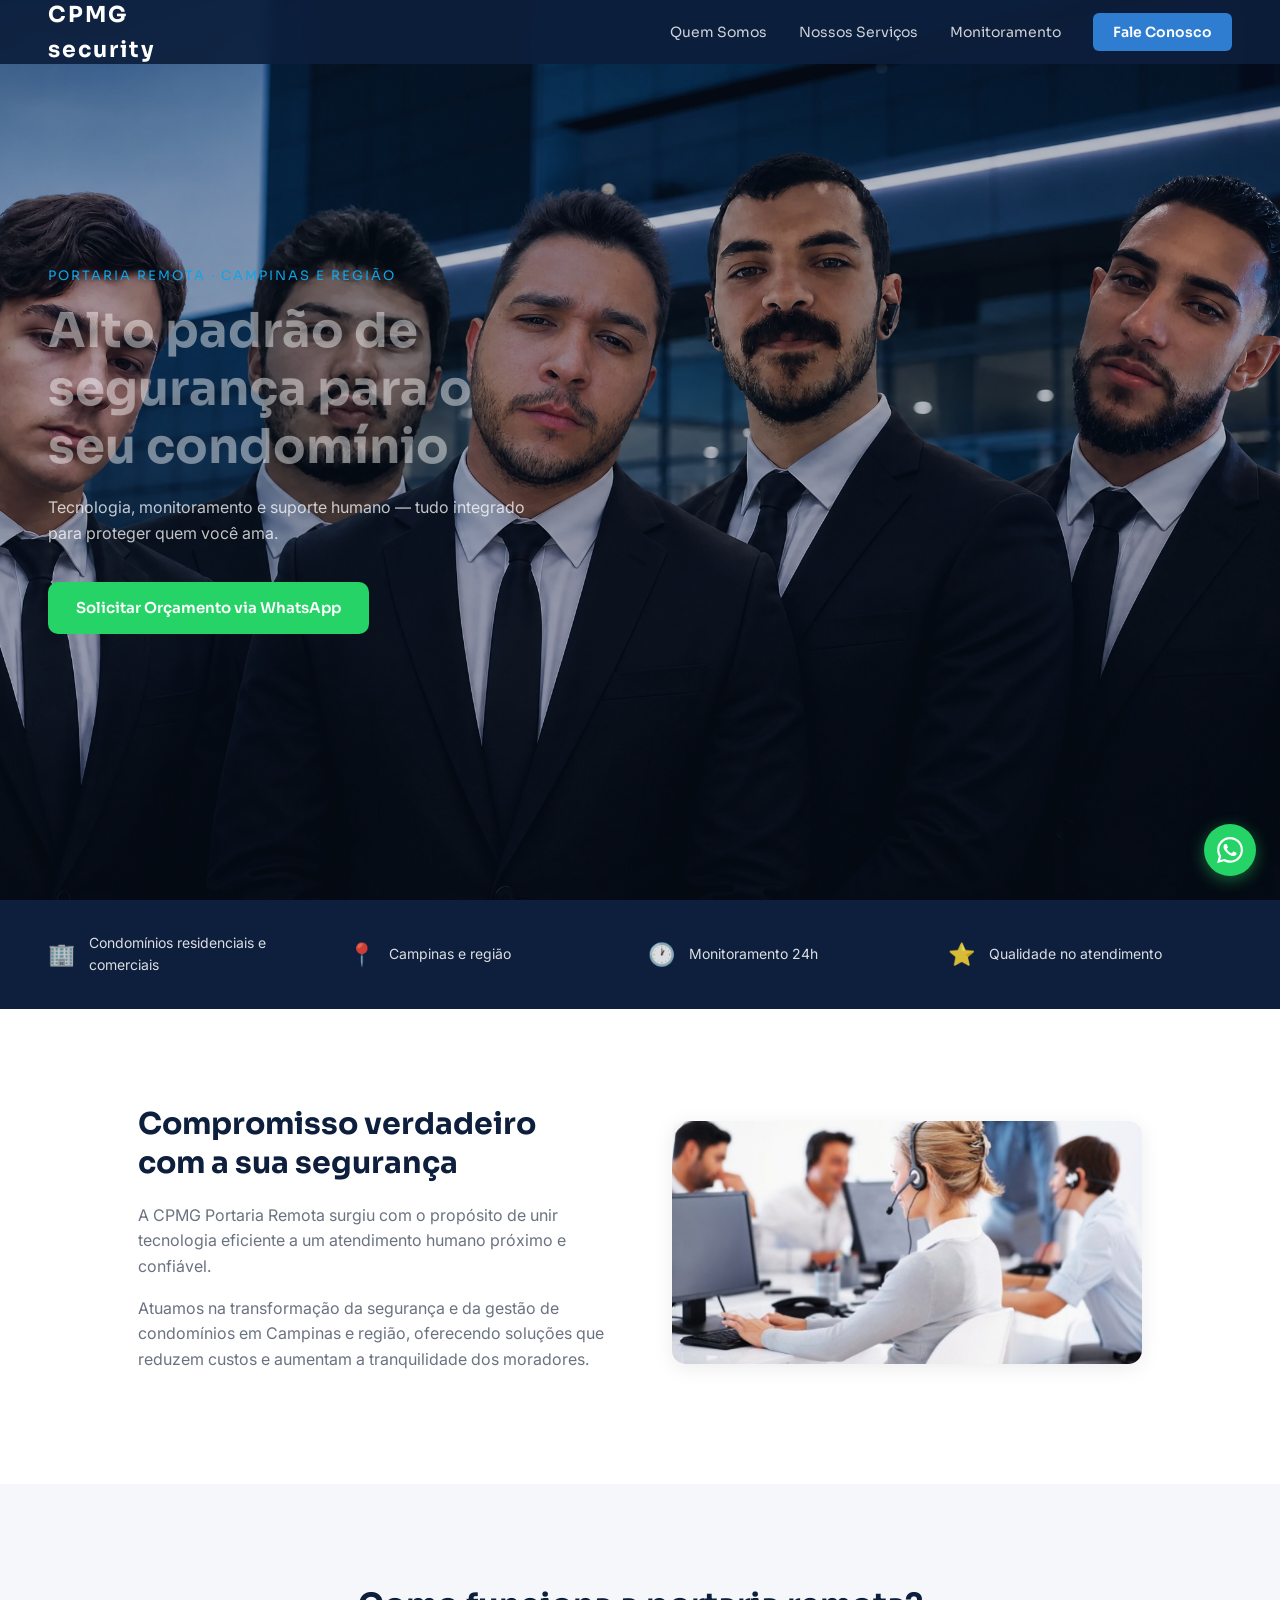
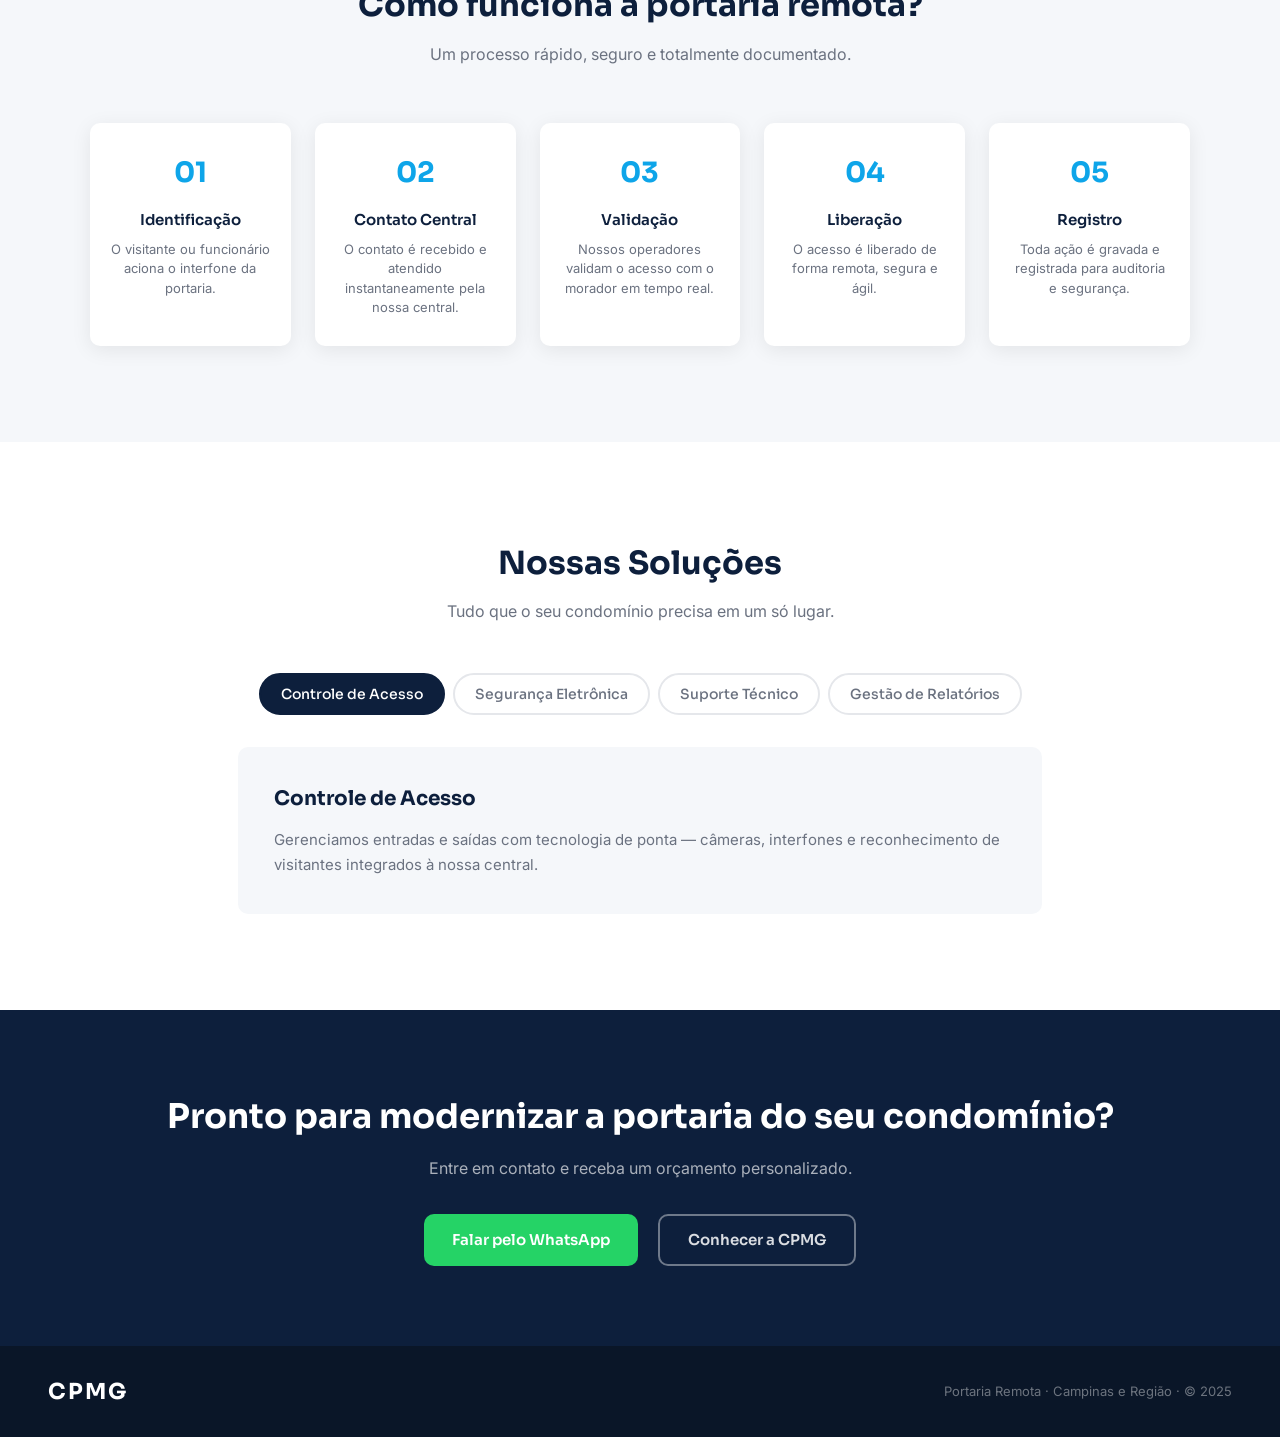
<file: index.html>
<!DOCTYPE html>
<html lang="pt-br">
<head>
  <meta charset="UTF-8">
  <meta name="viewport" content="width=device-width, initial-scale=1.0">
  <title>CPMG — Portaria Remota</title>
  <link rel="preconnect" href="https://fonts.googleapis.com">
  <link href="https://fonts.googleapis.com/css2?family=Sora:wght@300;400;600;700&family=Inter:wght@400;500&display=swap" rel="stylesheet">
  <link rel="stylesheet" href="style.css">
</head>
<body>

  
  <nav class="navbar">
    <span class="nav-logo">CPMG <h4>security</h4></span>
    <div class="nav-links">
      <a href="quem.somos.html">Quem Somos</a>
      <a href="servicos.html">Nossos Serviços</a>
      <a href="monitoramento.html">Monitoramento</a>
      <a href="contato.html" class="nav-cta">Fale Conosco</a>
    </div>
  </nav>

  
  <section class="hero">
    <div class="hero-overlay"></div>
    <img src="grupo_seguranca_completo.png" alt="Portaria Remota" class="hero-img">
    <div class="hero-content">
      <p class="hero-tag">Portaria Remota · Campinas e Região</p>
      <h1>Alto padrão de segurança para o seu condomínio</h1>
      <p class="hero-sub">Tecnologia, monitoramento e suporte humano — tudo integrado para proteger quem você ama.</p>
      <a href="contato.html" class="btn-primary">Solicitar Orçamento via WhatsApp</a>
      
    </div>
  </section>

  
  <section class="highlights">
    <div class="highlight-item">
      <span class="hi-icon">🏢</span>
      <p>Condomínios residenciais e comerciais</p>
    </div>
    <div class="highlight-item">
      <span class="hi-icon">📍</span>
      <p>Campinas e região</p>
    </div>
    <div class="highlight-item">
      <span class="hi-icon">🕐</span>
      <p>Monitoramento 24h</p>
    </div>
    <div class="highlight-item">
      <span class="hi-icon">⭐</span>
      <p>Qualidade no atendimento</p>
    </div>
  </section>

  <!-- SOBRE -->
  <section class="about">
    <div class="about-text">
      <h2>Compromisso verdadeiro com a sua segurança</h2>
      <p>A CPMG Portaria Remota surgiu com o propósito de unir tecnologia eficiente a um atendimento humano próximo e confiável.</p>
      <p>Atuamos na transformação da segurança e da gestão de condomínios em Campinas e região, oferecendo soluções que reduzem custos e aumentam a tranquilidade dos moradores.</p>
    </div>
    <div class="about-img">
      <img src="img3.jpg" alt="Portaria">
    </div>
  </section>

  <!-- COMO FUNCIONA -->
  <section class="how-it-works">
    <div class="section-header">
      <h2>Como funciona a portaria remota?</h2>
      <p>Um processo rápido, seguro e totalmente documentado.</p>
    </div>
    <div class="steps">
      <div class="step">
        <div class="step-num">01</div>
        <h3>Identificação</h3>
        <p>O visitante ou funcionário aciona o interfone da portaria.</p>
      </div>
      <div class="step">
        <div class="step-num">02</div>
        <h3>Contato Central</h3>
        <p>O contato é recebido e atendido instantaneamente pela nossa central.</p>
      </div>
      <div class="step">
        <div class="step-num">03</div>
        <h3>Validação</h3>
        <p>Nossos operadores validam o acesso com o morador em tempo real.</p>
      </div>
      <div class="step">
        <div class="step-num">04</div>
        <h3>Liberação</h3>
        <p>O acesso é liberado de forma remota, segura e ágil.</p>
      </div>
      <div class="step">
        <div class="step-num">05</div>
        <h3>Registro</h3>
        <p>Toda ação é gravada e registrada para auditoria e segurança.</p>
      </div>
    </div>
  </section>

  <!-- SERVIÇOS -->
  <section class="services">
    <div class="section-header">
      <h2>Nossas Soluções</h2>
      <p>Tudo que o seu condomínio precisa em um só lugar.</p>
    </div>
    <div class="service-tabs">
      <button class="tab active" data-tab="controle">Controle de Acesso</button>
      <button class="tab" data-tab="seguranca">Segurança Eletrônica</button>
      <button class="tab" data-tab="suporte">Suporte Técnico</button>
      <button class="tab" data-tab="gestao">Gestão de Relatórios</button>
    </div>
    <div class="tab-content">
      <div class="tab-panel active" id="controle">
        <h3>Controle de Acesso</h3>
        <p>Gerenciamos entradas e saídas com tecnologia de ponta — câmeras, interfones e reconhecimento de visitantes integrados à nossa central.</p>
      </div>
      <div class="tab-panel" id="seguranca">
        <h3>Segurança Eletrônica</h3>
        <p>Instalação e monitoramento de câmeras, alarmes e sensores com cobertura completa do condomínio.</p>
      </div>
      <div class="tab-panel" id="suporte">
        <h3>Suporte Técnico</h3>
        <p>Equipe técnica disponível para manutenção e atendimento de equipamentos, garantindo continuidade total dos serviços.</p>
      </div>
      <div class="tab-panel" id="gestao">
        <h3>Gestão de Relatórios</h3>
        <p>Relatórios detalhados de acessos, ocorrências e movimentações — transparência total para síndicos e administradoras.</p>
      </div>
    </div>
  </section>

  <!-- CTA -->
  <section class="cta-section">
    <h2>Pronto para modernizar a portaria do seu condomínio?</h2>
    <p>Entre em contato e receba um orçamento personalizado.</p>
    <a href="contato.html" class="btn-primary">Falar pelo WhatsApp</a>
    <a href="quem.somos.html" class="btn-outline">Conhecer a CPMG</a>
  </section>

  <!-- FOOTER -->
  <footer class="footer">
    <span class="nav-logo">CPMG</span>
    <p>Portaria Remota · Campinas e Região · © 2025</p>
  </footer>

  <!-- WhatsApp fixo -->
  <a href="contato.html" class="whatsapp-fab" title="WhatsApp">
    <svg xmlns="http://www.w3.org/2000/svg" viewBox="0 0 24 24" fill="currentColor" width="26" height="26">
      <path d="M17.472 14.382c-.297-.149-1.758-.867-2.03-.967-.273-.099-.471-.148-.67.15-.197.297-.767.966-.94 1.164-.173.199-.347.223-.644.075-.297-.15-1.255-.463-2.39-1.475-.883-.788-1.48-1.761-1.653-2.059-.173-.297-.018-.458.13-.606.134-.133.298-.347.446-.52.149-.174.198-.298.298-.497.099-.198.05-.371-.025-.52-.075-.149-.669-1.612-.916-2.207-.242-.579-.487-.5-.669-.51-.173-.008-.371-.01-.57-.01-.198 0-.52.074-.792.372-.272.297-1.04 1.016-1.04 2.479 0 1.462 1.065 2.875 1.213 3.074.149.198 2.096 3.2 5.077 4.487.709.306 1.262.489 1.694.625.712.227 1.36.195 1.871.118.571-.085 1.758-.719 2.006-1.413.248-.694.248-1.289.173-1.413-.074-.124-.272-.198-.57-.347m-5.421 7.403h-.004a9.87 9.87 0 01-5.031-1.378l-.361-.214-3.741.982.998-3.648-.235-.374a9.86 9.86 0 01-1.51-5.26c.001-5.45 4.436-9.884 9.888-9.884 2.64 0 5.122 1.03 6.988 2.898a9.825 9.825 0 012.893 6.994c-.003 5.45-4.437 9.884-9.885 9.884m8.413-18.297A11.815 11.815 0 0012.05 0C5.495 0 .16 5.335.157 11.892c0 2.096.547 4.142 1.588 5.945L.057 24l6.305-1.654a11.882 11.882 0 005.683 1.448h.005c6.554 0 11.89-5.335 11.893-11.893a11.821 11.821 0 00-3.48-8.413z"/>
    </svg>
  </a>

  <script src="arquivo.js"></script>
</body>
</html>
</file>
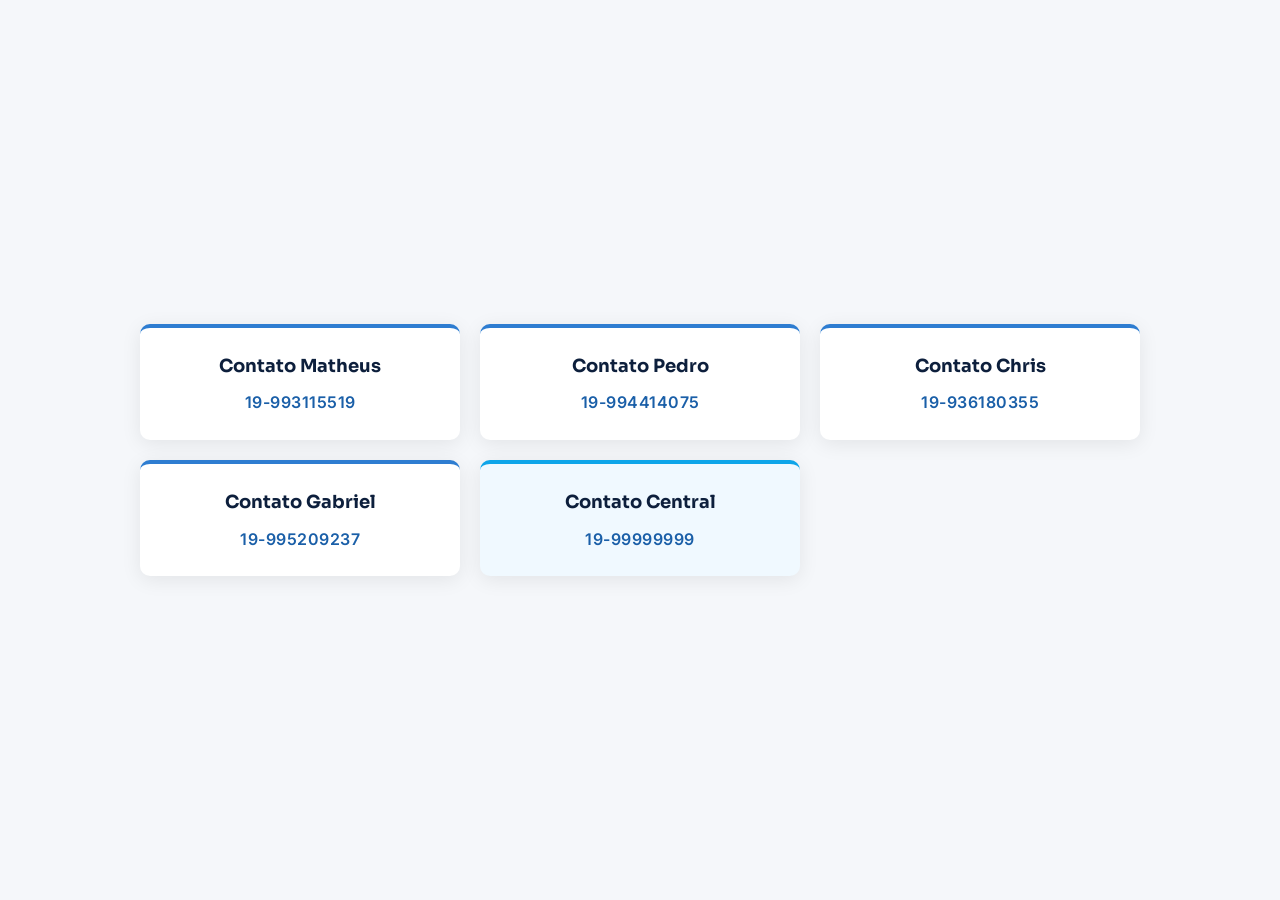
<file: contato.html>
<!DOCTYPE html>
<html lang="pt-br">
<head>
    <meta charset="UTF-8">
    <meta name="viewport" content="width=device-width, initial-scale=1.0">
    <title>Contato — CPMG</title>
    <link rel="preconnect" href="https://fonts.googleapis.com">
    <link href="https://fonts.googleapis.com/css2?family=Sora:wght@600;700&family=Inter:wght@400;600&display=swap" rel="stylesheet">
    <link rel="stylesheet" href="style.css">
    <link rel="stylesheet" href="css/contato.css">
</head>
<body>
<div class="contatos">

 <div class="matheus">
    <h3>Contato Matheus</h3> 
    <p>19-993115519</p>
</div>

<div class="pedro">
    <h3>Contato Pedro</h3> 
    <p>19-994414075</p>
</div>

<div class="chris">
    <h3>Contato Chris</h3>
    <p>19-936180355</p>
</div>

<div class="gabriel">
    <h3>Contato Gabriel</h3>
    <p>19-995209237</p>
</div>
<div class="central">
    <h3 >Contato Central</h3>
    <p>19-99999999</p>
</div>

<figure></figure>

</div>



    
</body>
</html>
</file>
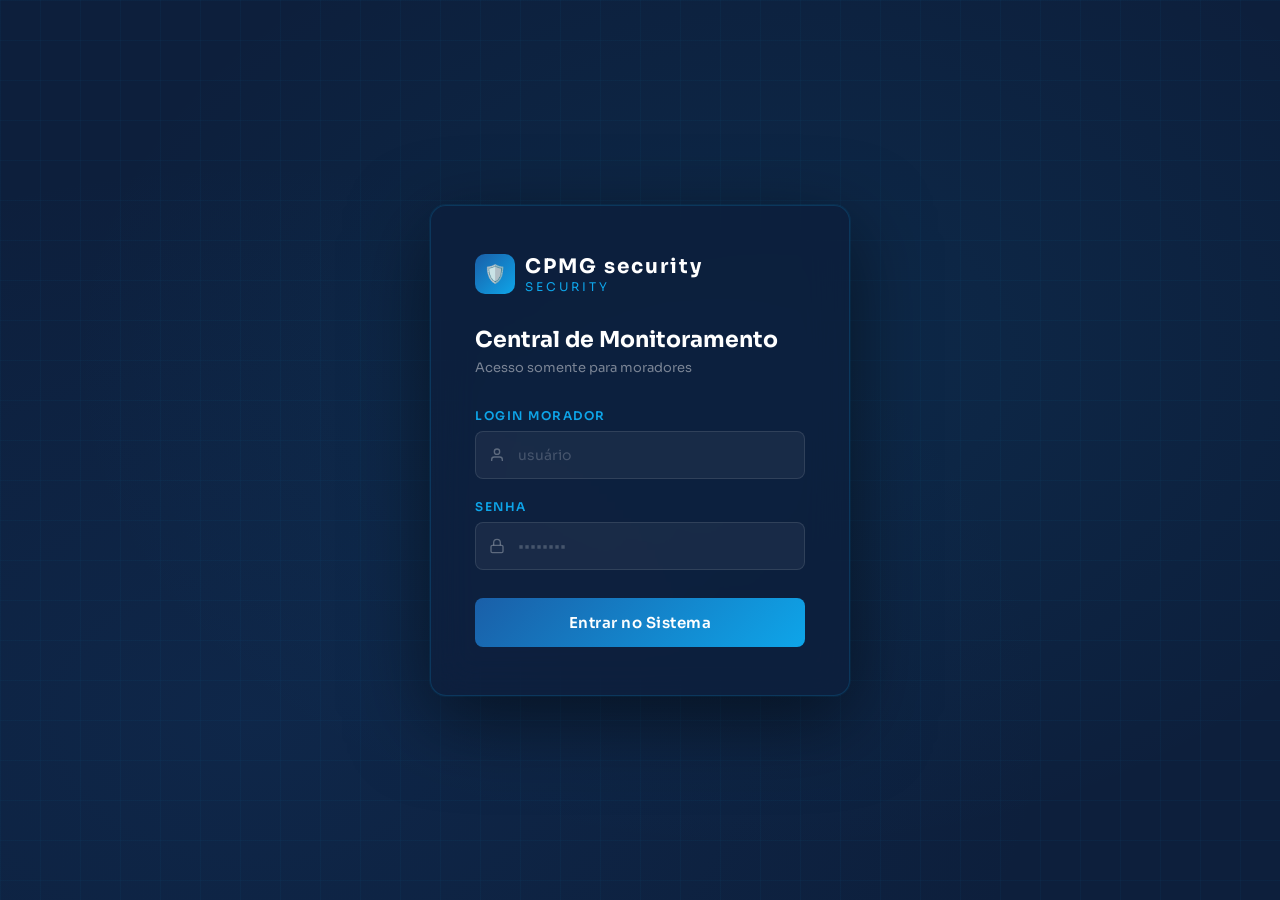
<file: monitoramento.html>
<!DOCTYPE html>
<html lang="pt-br">
<head>
  <meta charset="UTF-8">
  <meta name="viewport" content="width=device-width, initial-scale=1.0">
  <title>CPMG — Central de Monitoramento</title>
  <link rel="preconnect" href="https://fonts.googleapis.com">
  <link href="https://fonts.googleapis.com/css2?family=Sora:wght@300;400;600;700&family=Share+Tech+Mono&display=swap" rel="stylesheet">
  <link rel="stylesheet" href="css/monitoramento.css">
</head>
<body>

  <!-- ==================== LOGIN ==================== -->
  <div id="login-screen">
    <div class="login-bg"></div>
    <div class="login-grid"></div>

    <div class="login-card">
      <div class="login-logo">
        <div class="login-logo-icon">🛡️</div>
        <div class="login-logo-text">
          CPMG security
          <span>security</span>
        </div>
      </div>

      <h2 class="login-title">Central de Monitoramento</h2>
      <p class="login-sub">Acesso somente para moradores</p>

      <label class="login-label" for="inp-user">login morador</label>
      <div class="login-input-wrap">
        <svg xmlns="http://www.w3.org/2000/svg" viewBox="0 0 24 24" fill="none" stroke="currentColor" stroke-width="2">
          <path d="M20 21v-2a4 4 0 0 0-4-4H8a4 4 0 0 0-4 4v2"/>
          <circle cx="12" cy="7" r="4"/>
        </svg>
        <input type="text" class="login-input" id="inp-user" placeholder="usuário" autocomplete="off">
      </div>

      <label class="login-label" for="inp-pass">Senha</label>
      <div class="login-input-wrap">
        <svg xmlns="http://www.w3.org/2000/svg" viewBox="0 0 24 24" fill="none" stroke="currentColor" stroke-width="2">
          <rect x="3" y="11" width="18" height="11" rx="2"/>
          <path d="M7 11V7a5 5 0 0 1 10 0v4"/>
        </svg>
        <input type="password" class="login-input" id="inp-pass" placeholder="••••••••" autocomplete="off">
      </div>

      <button class="login-btn" onclick="fazerLogin()">Entrar no Sistema</button>

      <div class="login-error" id="login-error">
        ⚠️ Usuário ou senha incorretos. Tente novamente.
      </div>
    </div>
  </div>

  <!-- ==================== PAINEL DE MONITORAMENTO ==================== -->
  <div id="monitor-screen">

    <header class="monitor-header">
      <div class="mh-left">
        <div class="mh-logo">CPMG <span>security</span></div>
        <div class="mh-divider"></div>
        <span class="mh-tag">Central de Monitoramento — 25 câmeras</span>
      </div>
      <div class="mh-right">
        <div class="live-badge">
          <div class="live-dot"></div>
          AO VIVO
        </div>
        <div class="clock" id="clock">00:00:00</div>
        <button class="logout-btn" onclick="fazerLogout()">Sair</button>
      </div>
    </header>

    <div class="monitor-body">

      <!-- Grade 5x5 de câmeras -->
      <div class="cam-grid-area">
        <div class="cam-grid" id="cam-grid"></div>
      </div>

      <!-- Sidebar de status -->
      <aside class="monitor-sidebar">

        <div class="sidebar-section">
          <h4>Status</h4>
          <div class="stat-row">
            <span class="stat-label">Online</span>
            <span class="stat-value green">24</span>
          </div>
          <div class="stat-row">
            <span class="stat-label">Offline</span>
            <span class="stat-value red">1</span>
          </div>
          <div class="stat-row">
            <span class="stat-label">Alertas</span>
            <span class="stat-value orange">2</span>
          </div>
          <div class="stat-row">
            <span class="stat-label">Gravando</span>
            <span class="stat-value green">24</span>
          </div>
        </div>

        <div class="sidebar-section">
          <h4>Eventos Recentes</h4>
          <div class="event-log" id="event-log">
            <div class="event-item warn">
              <span class="event-time">agora</span>
              <span class="event-text">Câm. 07 — Movimento detectado</span>
            </div>
            <div class="event-item warn">
              <span class="event-time">2:00</span>
              <span class="event-text">Câm. 12 — Pessoa identificada</span>
            </div>
            <div class="event-item ok">
              <span class="event-time">4:00</span>
              <span class="event-text">Acesso liberado — Portaria</span>
            </div>
            <div class="event-item info">
              <span class="event-time">6:00</span>
              <span class="event-text">Sistema — Backup iniciado</span>
            </div>
            <div class="event-item ok">
              <span class="event-time">8:00</span>
              <span class="event-text">Ronda virtual concluída</span>
            </div>
          </div>
        </div>

        <!-- Botão de emergência -->
        <div class="emergency-area">
          <div class="emergency-area-divider"></div>
          <button class="emergency-btn" onclick="abrirEmergencia()">
            🚨 EMERGÊNCIA
          </button>
        </div>

      </aside>
    </div>
  </div>

  <!-- ==================== MODAL EMERGÊNCIA ==================== -->
  <div id="emergency-modal">
    <div class="em-card">
      <span class="em-icon">🚨</span>
      <h3 class="em-title">Acionar Emergência?</h3>
      <p class="em-sub" id="em-sub-text">
        A central será alertada imediatamente.<br>
        Use apenas em situações reais de risco.
      </p>

      <div class="em-sending" id="em-sending">
        <div class="em-spinner"></div>
        Enviando alerta para a central…
      </div>

      <div class="em-sent" id="em-sent">
        <span class="em-sent-icon">✅</span>
        <span class="em-sent-text">Central notificada com sucesso!</span>
      </div>

      <div class="em-actions" id="em-actions">
        <button class="em-cancel" onclick="fecharEmergencia()">Cancelar</button>
        <button class="em-confirm" onclick="confirmarEmergencia()">Confirmar Alerta</button>
      </div>
    </div>
  </div>

  <!-- ==================== CÂMERA AMPLIADA ==================== -->
  <div id="cam-modal" onclick="fecharJanelaDaCamera(event)">
    <div class="cam-modal-card" onclick="event.stopPropagation()">
      <div class="cam-modal-header">
        <span class="cam-modal-title" id="cam-modal-title">CAM-01</span>
        <button class="cam-modal-close" onclick="fecharJanelaDaCamera()">×</button>
      </div>
      <div class="cam-modal-body">
        <div id="cam-modal-feed" class="cam-modal-feed"></div>
        <div class="cam-noise"></div>
        <div class="cam-scanline" style="animation-duration:4s;"></div>
        <div class="cam-modal-rec">
          <div class="cam-rec-dot"></div>
          REC
        </div>
      </div>
      <div class="cam-modal-footer">
        <span id="cam-modal-loc">—</span>
        <span id="cam-modal-time">00:00:00</span>
      </div>
    </div>
  </div>

  <script src="js/monitoramento.js"></script>
</body>
</html>
</file>
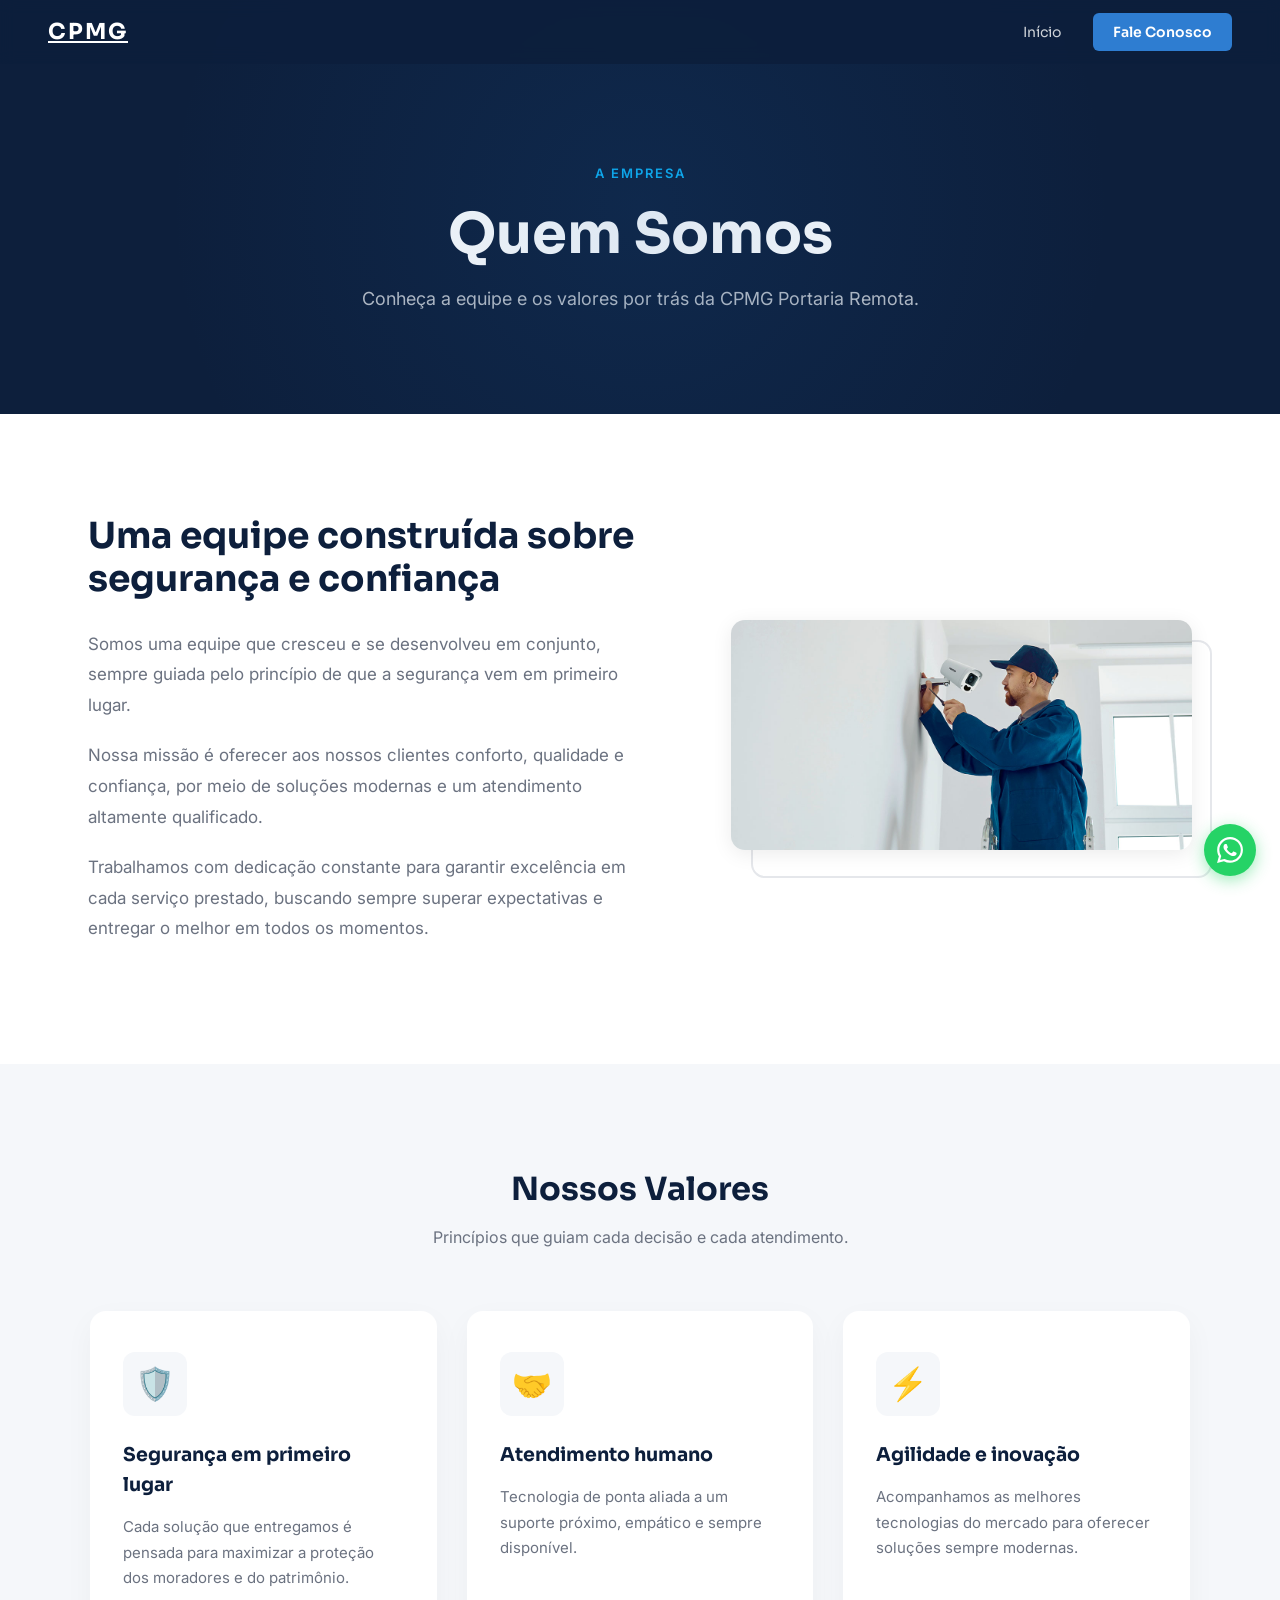
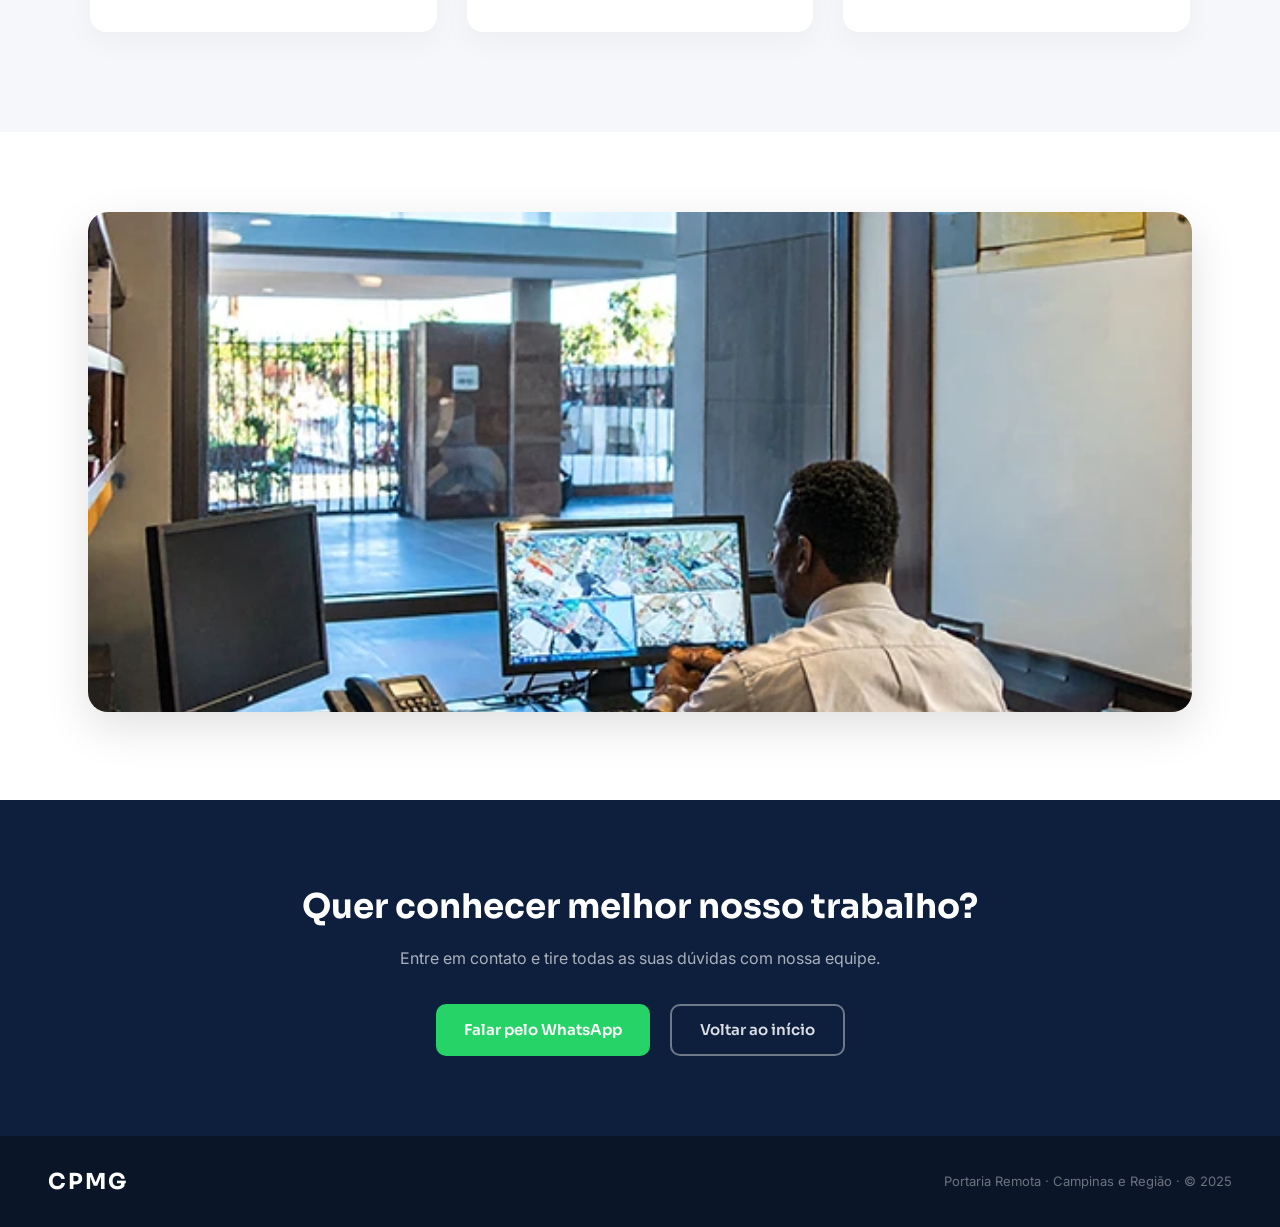
<file: quem.somos.html>
<!DOCTYPE html>
<html lang="pt-br">
<head>
  <meta charset="UTF-8">
  <meta name="viewport" content="width=device-width, initial-scale=1.0">
  <title>Quem Somos — CPMG</title>
  <link rel="preconnect" href="https://fonts.googleapis.com">
  <link href="https://fonts.googleapis.com/css2?family=Sora:wght@300;400;600;700&family=Inter:wght@400;500&display=swap" rel="stylesheet">
  <link rel="stylesheet" href="style.css">
  <link rel="stylesheet" href="css/quemsomos.css">
</head>
<body>

  <!-- NAVBAR -->
  <nav class="navbar">
    <a href="index.html" class="nav-logo">CPMG</a>
    <div class="nav-links">
      <a href="index.html">Início</a>
      <a href="contato.html" class="nav-cta">Fale Conosco</a>
    </div>
  </nav>

  <!-- HERO DA PÁGINA -->
  <section class="qs-hero">
    <span class="breadcrumb">A empresa</span>
    <h1>Quem Somos</h1>
    <p>Conheça a equipe e os valores por trás da CPMG Portaria Remota.</p>
  </section>

  <!-- MISSÃO -->
  <section class="qs-mission">
    <div class="qs-mission-text">
      <h2>Uma equipe construída sobre segurança e confiança</h2>
      <p>Somos uma equipe que cresceu e se desenvolveu em conjunto, sempre guiada pelo princípio de que a segurança vem em primeiro lugar.</p>
      <p>Nossa missão é oferecer aos nossos clientes conforto, qualidade e confiança, por meio de soluções modernas e um atendimento altamente qualificado.</p>
      <p>Trabalhamos com dedicação constante para garantir excelência em cada serviço prestado, buscando sempre superar expectativas e entregar o melhor em todos os momentos.</p>
    </div>
    <div class="qs-mission-img">
      <img src="imagem.pagina.quemsomos.jpg" alt="Equipe CPMG">
    </div>
  </section>

  <!-- VALORES -->
  <section class="qs-values">
    <div class="section-header">
      <h2>Nossos Valores</h2>
      <p>Princípios que guiam cada decisão e cada atendimento.</p>
    </div>
    <div class="values-grid">
      <div class="value-card">
        <span class="value-icon">🛡️</span>
        <h3>Segurança em primeiro lugar</h3>
        <p>Cada solução que entregamos é pensada para maximizar a proteção dos moradores e do patrimônio.</p>
      </div>
      <div class="value-card">
        <span class="value-icon">🤝</span>
        <h3>Atendimento humano</h3>
        <p>Tecnologia de ponta aliada a um suporte próximo, empático e sempre disponível.</p>
      </div>
      <div class="value-card">
        <span class="value-icon">⚡</span>
        <h3>Agilidade e inovação</h3>
        <p>Acompanhamos as melhores tecnologias do mercado para oferecer soluções sempre modernas.</p>
      </div>
    </div>
  </section>

  <!-- FOTO EXTRA -->
  <div class="qs-photo">
    <img src="img2.webp" alt="Operação CPMG">
  </div>

  <!-- CTA -->
  <section class="cta-section">
    <h2>Quer conhecer melhor nosso trabalho?</h2>
    <p>Entre em contato e tire todas as suas dúvidas com nossa equipe.</p>
    <a href="contato.html" class="btn-primary">Falar pelo WhatsApp</a>
    <a href="index.html" class="btn-outline">Voltar ao início</a>
  </section>

  <!-- FOOTER -->
  <footer class="footer">
    <span class="nav-logo">CPMG</span>
    <p>Portaria Remota · Campinas e Região · © 2025</p>
  </footer>

  <!-- WhatsApp FAB -->
  <a href="contato.html" class="whatsapp-fab" title="WhatsApp">
    <svg xmlns="http://www.w3.org/2000/svg" viewBox="0 0 24 24" fill="currentColor" width="26" height="26">
      <path d="M17.472 14.382c-.297-.149-1.758-.867-2.03-.967-.273-.099-.471-.148-.67.15-.197.297-.767.966-.94 1.164-.173.199-.347.223-.644.075-.297-.15-1.255-.463-2.39-1.475-.883-.788-1.48-1.761-1.653-2.059-.173-.297-.018-.458.13-.606.134-.133.298-.347.446-.52.149-.174.198-.298.298-.497.099-.198.05-.371-.025-.52-.075-.149-.669-1.612-.916-2.207-.242-.579-.487-.5-.669-.51-.173-.008-.371-.01-.57-.01-.198 0-.52.074-.792.372-.272.297-1.04 1.016-1.04 2.479 0 1.462 1.065 2.875 1.213 3.074.149.198 2.096 3.2 5.077 4.487.709.306 1.262.489 1.694.625.712.227 1.36.195 1.871.118.571-.085 1.758-.719 2.006-1.413.248-.694.248-1.289.173-1.413-.074-.124-.272-.198-.57-.347m-5.421 7.403h-.004a9.87 9.87 0 01-5.031-1.378l-.361-.214-3.741.982.998-3.648-.235-.374a9.86 9.86 0 01-1.51-5.26c.001-5.45 4.436-9.884 9.888-9.884 2.64 0 5.122 1.03 6.988 2.898a9.825 9.825 0 012.893 6.994c-.003 5.45-4.437 9.884-9.885 9.884m8.413-18.297A11.815 11.815 0 0012.05 0C5.495 0 .16 5.335.157 11.892c0 2.096.547 4.142 1.588 5.945L.057 24l6.305-1.654a11.882 11.882 0 005.683 1.448h.005c6.554 0 11.89-5.335 11.893-11.893a11.821 11.821 0 00-3.48-8.413z"/>
    </svg>
  </a>

</body>
</html>
</file>
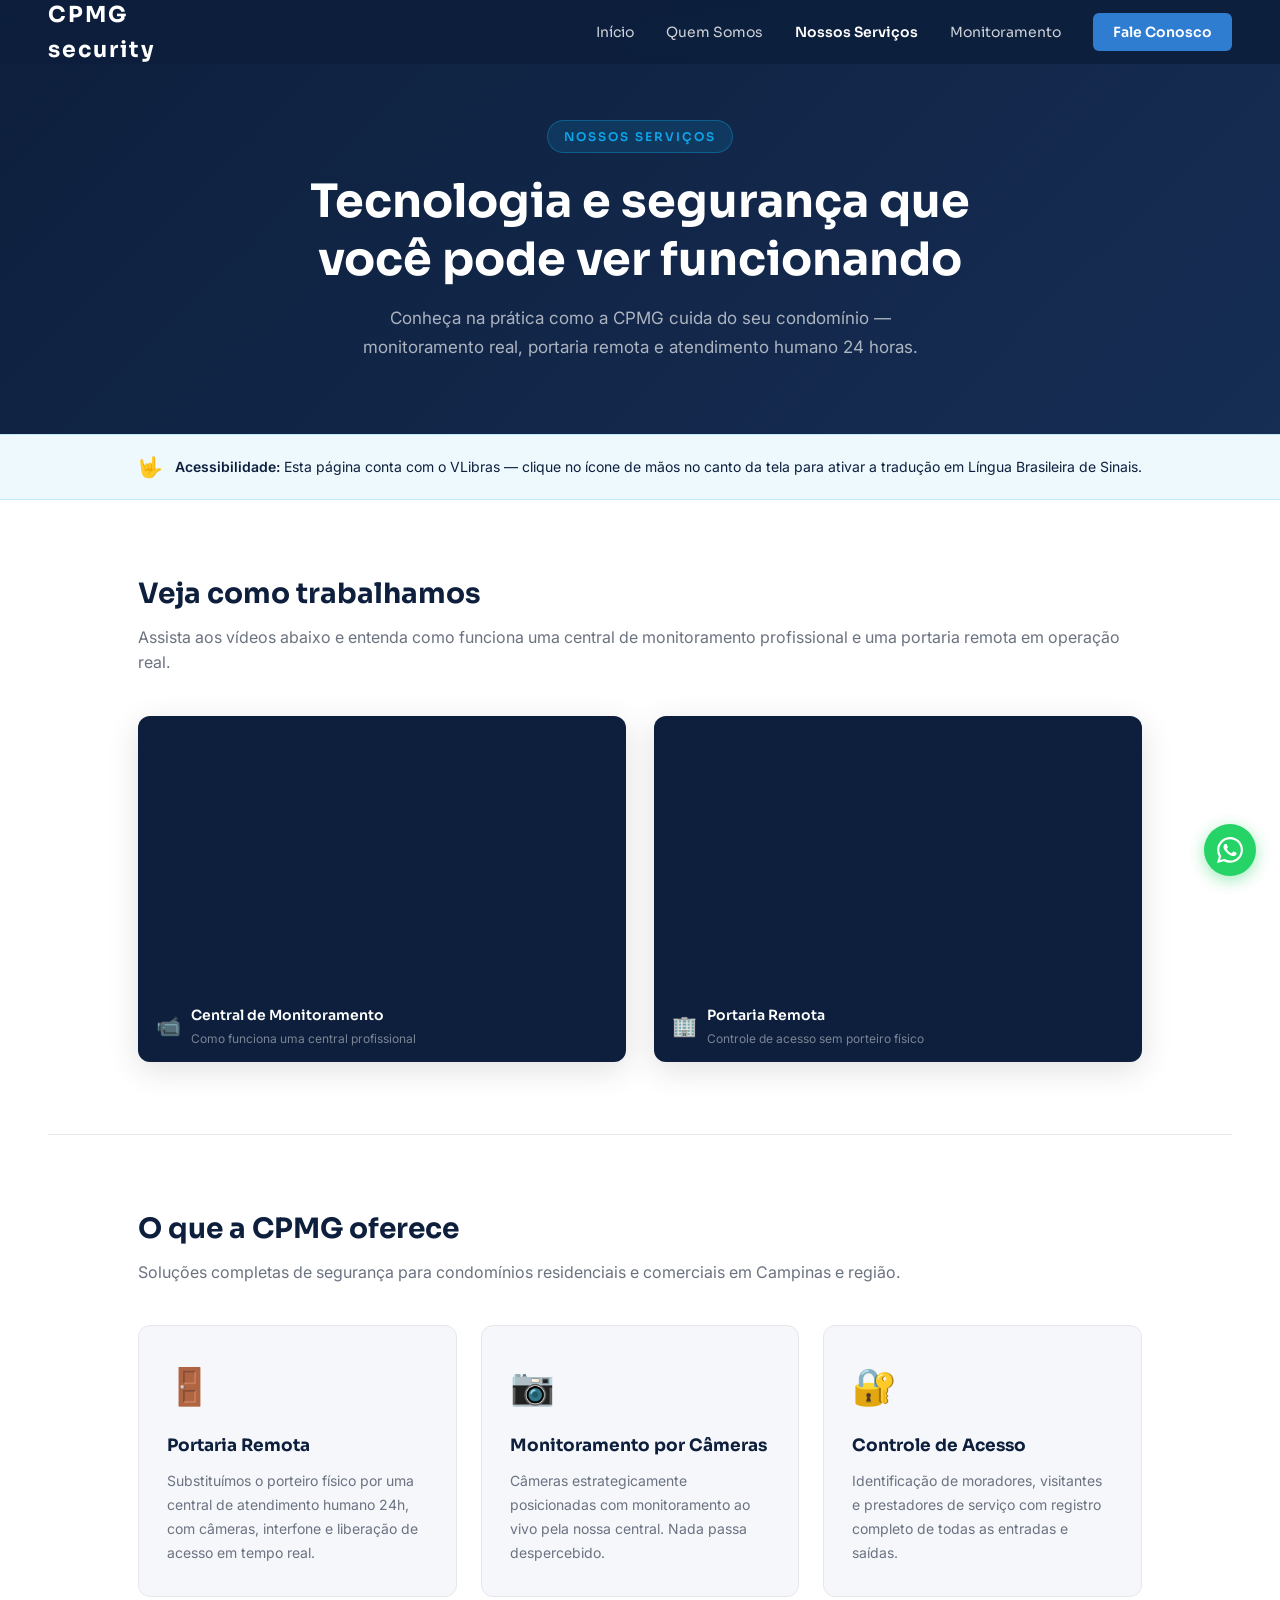
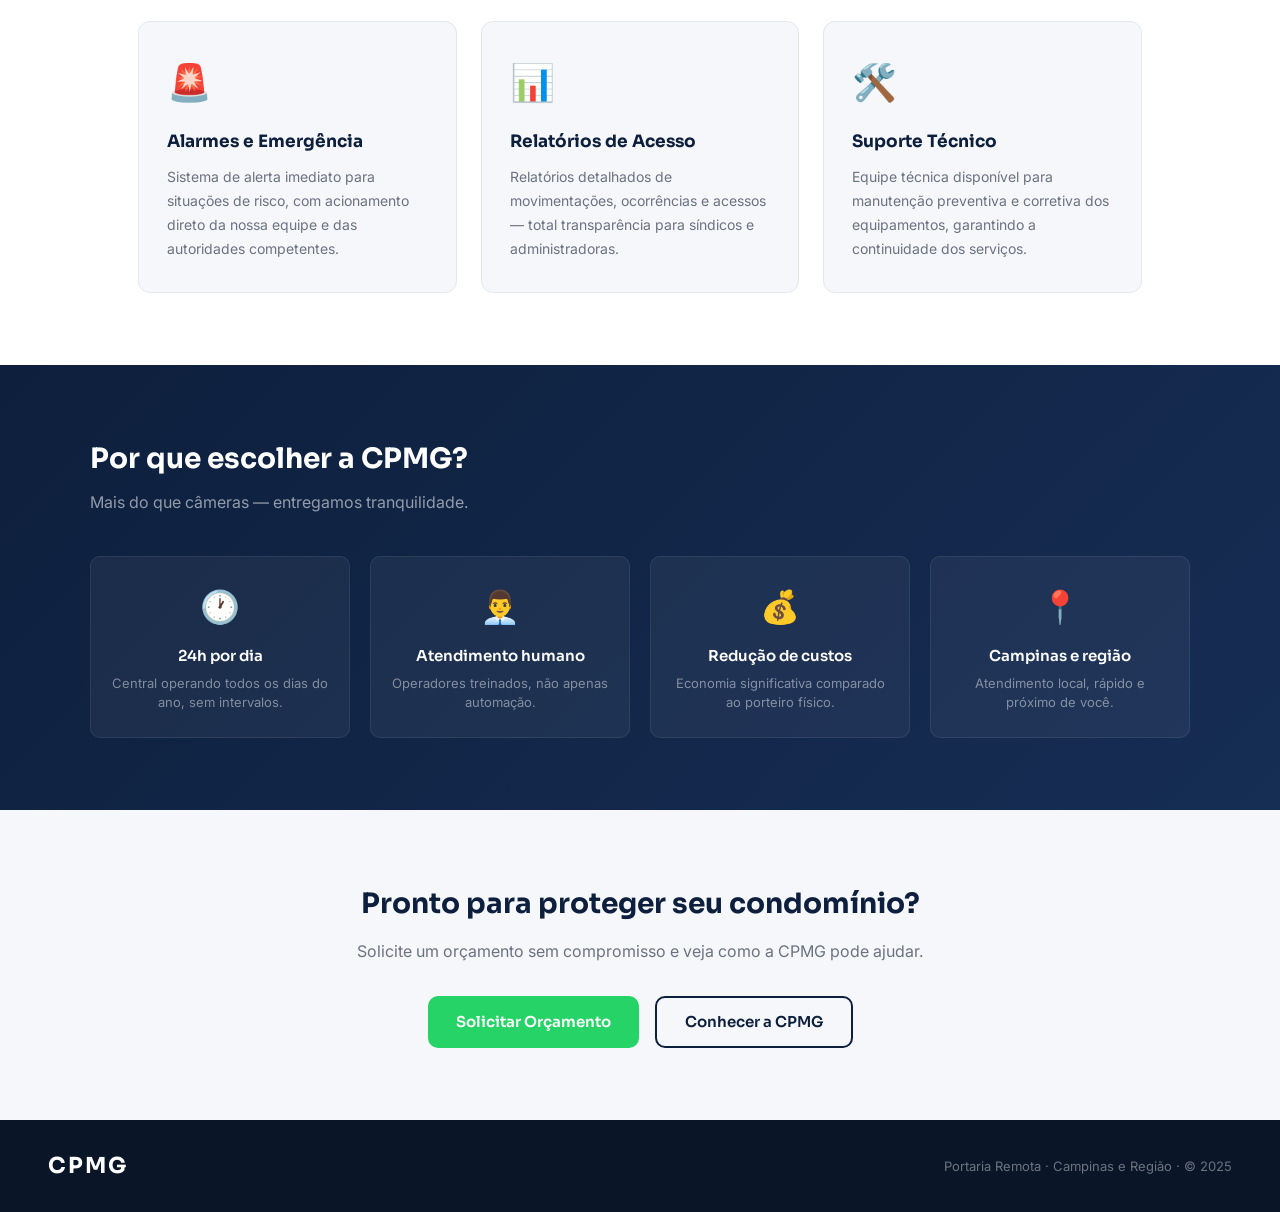
<file: servicos.html>
<!DOCTYPE html>
<html lang="pt-br">
<head>
  <meta charset="UTF-8">
  <meta name="viewport" content="width=device-width, initial-scale=1.0">
  <title>CPMG — Nossos Serviços</title>
  <link rel="preconnect" href="https://fonts.googleapis.com">
  <link href="https://fonts.googleapis.com/css2?family=Sora:wght@300;400;600;700&family=Inter:wght@400;500&display=swap" rel="stylesheet">
  <link rel="stylesheet" href="style.css">
  <style>

    /* ── HERO ── */
    .srv-hero {
      padding: 120px 48px 72px;
      background: linear-gradient(135deg, var(--navy) 0%, var(--navy-mid) 100%);
      text-align: center;
      color: var(--white);
    }

    .srv-hero-tag {
      display: inline-block;
      background: rgba(14,165,233,0.15);
      border: 1px solid rgba(14,165,233,0.35);
      color: var(--accent);
      font-family: 'Sora', sans-serif;
      font-size: 12px;
      font-weight: 600;
      letter-spacing: 2px;
      text-transform: uppercase;
      padding: 6px 16px;
      border-radius: 20px;
      margin-bottom: 20px;
    }

    .srv-hero h1 {
      font-family: 'Sora', sans-serif;
      font-size: clamp(28px, 4vw, 46px);
      font-weight: 700;
      line-height: 1.25;
      max-width: 700px;
      margin: 0 auto 16px;
    }

    .srv-hero p {
      font-size: 17px;
      color: rgba(255,255,255,0.65);
      max-width: 560px;
      margin: 0 auto;
      line-height: 1.7;
    }

    /* ── SECTION BASE ── */
    .srv-section {
      padding: 72px 48px;
      max-width: 1100px;
      margin: 0 auto;
    }

    .srv-section-title {
      font-family: 'Sora', sans-serif;
      font-size: 28px;
      font-weight: 700;
      color: var(--navy);
      margin-bottom: 8px;
    }

    .srv-section-sub {
      font-size: 16px;
      color: var(--gray);
      margin-bottom: 40px;
      line-height: 1.6;
    }

    /* ── VÍDEOS ── */
    .videos-grid {
      display: grid;
      grid-template-columns: 1fr 1fr;
      gap: 28px;
    }

    .video-card {
      border-radius: 12px;
      overflow: hidden;
      box-shadow: 0 8px 32px rgba(0,0,0,0.12);
      background: var(--navy);
    }

    .video-wrap {
      position: relative;
      padding-bottom: 56.25%; /* 16:9 */
      height: 0;
    }

    .video-wrap iframe {
      position: absolute;
      inset: 0;
      width: 100%;
      height: 100%;
      border: none;
    }

    .video-label {
      padding: 14px 18px;
      display: flex;
      align-items: center;
      gap: 10px;
    }

    .video-label-icon {
      font-size: 20px;
    }

    .video-label-text {
      font-family: 'Sora', sans-serif;
      font-size: 14px;
      font-weight: 600;
      color: var(--white);
    }

    .video-label-sub {
      font-size: 12px;
      color: rgba(255,255,255,0.45);
      margin-top: 2px;
    }

    /* ── SERVIÇOS CARDS ── */
    .srv-divider {
      border: none;
      border-top: 1px solid var(--gray-light);
      margin: 0 48px;
    }

    .srv-cards {
      display: grid;
      grid-template-columns: repeat(3, 1fr);
      gap: 24px;
    }

    .srv-card {
      background: var(--off-white);
      border-radius: 12px;
      padding: 32px 28px;
      border: 1px solid var(--gray-light);
      transition: box-shadow 0.2s, transform 0.2s;
    }

    .srv-card:hover {
      box-shadow: 0 8px 32px rgba(13,31,60,0.1);
      transform: translateY(-3px);
    }

    .srv-card-icon {
      font-size: 36px;
      margin-bottom: 16px;
      display: block;
    }

    .srv-card h3 {
      font-family: 'Sora', sans-serif;
      font-size: 17px;
      font-weight: 700;
      color: var(--navy);
      margin-bottom: 10px;
    }

    .srv-card p {
      font-size: 14px;
      color: var(--gray);
      line-height: 1.7;
    }

    /* ── DIFERENCIAIS ── */
    .diff-bg {
      background: linear-gradient(135deg, var(--navy) 0%, var(--navy-mid) 100%);
      padding: 72px 48px;
    }

    .diff-inner {
      max-width: 1100px;
      margin: 0 auto;
    }

    .diff-bg .srv-section-title { color: var(--white); }
    .diff-bg .srv-section-sub   { color: rgba(255,255,255,0.55); }

    .diff-list {
      display: grid;
      grid-template-columns: repeat(4, 1fr);
      gap: 20px;
    }

    .diff-item {
      background: rgba(255,255,255,0.05);
      border: 1px solid rgba(255,255,255,0.08);
      border-radius: 10px;
      padding: 24px 20px;
      text-align: center;
    }

    .diff-item span {
      font-size: 32px;
      display: block;
      margin-bottom: 12px;
    }

    .diff-item strong {
      font-family: 'Sora', sans-serif;
      font-size: 15px;
      font-weight: 600;
      color: var(--white);
      display: block;
      margin-bottom: 6px;
    }

    .diff-item p {
      font-size: 13px;
      color: rgba(255,255,255,0.45);
      line-height: 1.5;
    }

    /* ── CTA ── */
    .srv-cta {
      text-align: center;
      padding: 72px 48px;
      background: var(--off-white);
    }

    .srv-cta h2 {
      font-family: 'Sora', sans-serif;
      font-size: 28px;
      font-weight: 700;
      color: var(--navy);
      margin-bottom: 12px;
    }

    .srv-cta p {
      color: var(--gray);
      font-size: 16px;
      margin-bottom: 32px;
    }

    .srv-cta-btns {
      display: flex;
      gap: 16px;
      justify-content: center;
      flex-wrap: wrap;
    }

    /* ── LIBRAS BANNER ── */
    .libras-banner {
      background: rgba(14,165,233,0.07);
      border-top: 1px solid rgba(14,165,233,0.2);
      border-bottom: 1px solid rgba(14,165,233,0.2);
      padding: 16px 48px;
      display: flex;
      align-items: center;
      justify-content: center;
      gap: 12px;
      font-size: 14px;
      color: var(--navy);
    }

    .libras-banner strong { font-weight: 600; }
    .libras-banner span   { font-size: 20px; }

    /* ── RESPONSIVE ── */
    @media (max-width: 768px) {
      .srv-hero        { padding: 100px 24px 48px; }
      .srv-section     { padding: 48px 24px; }
      .videos-grid     { grid-template-columns: 1fr; }
      .srv-cards       { grid-template-columns: 1fr; }
      .diff-list       { grid-template-columns: 1fr 1fr; }
      .srv-divider     { margin: 0 24px; }
      .diff-bg         { padding: 48px 24px; }
      .srv-cta         { padding: 48px 24px; }
      .libras-banner   { padding: 14px 24px; text-align: center; }
    }

  </style>
</head>
<body>

  <!-- NAVBAR -->
  <nav class="navbar">
    <span class="nav-logo">CPMG <h4>security</h4></span>
    <div class="nav-links">
      <a href="index.html">Início</a>
      <a href="quem.somos.html">Quem Somos</a>
      <a href="servicos.html" style="color:#fff; font-weight:600;">Nossos Serviços</a>
      <a href="monitoramento.html">Monitoramento</a>
      <a href="contato.html" class="nav-cta">Fale Conosco</a>
    </div>
  </nav>

  <!-- HERO -->
  <section class="srv-hero">
    <div class="srv-hero-tag">Nossos Serviços</div>
    <h1>Tecnologia e segurança que você pode ver funcionando</h1>
    <p>Conheça na prática como a CPMG cuida do seu condomínio — monitoramento real, portaria remota e atendimento humano 24 horas.</p>
  </section>

  <!-- BANNER LIBRAS -->
  <div class="libras-banner">
    <span>🤟</span>
    <p><strong>Acessibilidade:</strong> Esta página conta com o VLibras — clique no ícone de mãos no canto da tela para ativar a tradução em Língua Brasileira de Sinais.</p>
  </div>

  <!-- VÍDEOS -->
  <div class="srv-section">
    <p class="srv-section-title">Veja como trabalhamos</p>
    <p class="srv-section-sub">Assista aos vídeos abaixo e entenda como funciona uma central de monitoramento profissional e uma portaria remota em operação real.</p>

    <div class="videos-grid">

      <div class="video-card">
        <div class="video-wrap">
          <iframe
            src="https://www.youtube.com/embed/ZonGBGwkERsx"
            title="Central de Monitoramento"
            allow="accelerometer; autoplay; clipboard-write; encrypted-media; gyroscope; picture-in-picture"
            allowfullscreen>
          </iframe>
        </div>
        <div class="video-label">
          <div class="video-label-icon">📹</div>
          <div>
            <div class="video-label-text">Central de Monitoramento</div>
            <div class="video-label-sub">Como funciona uma central profissional</div>
          </div>
        </div>
      </div>

      <div class="video-card">
        <div class="video-wrap">
          <iframe
            src="https://www.youtube.com/embed/ZonGBGwkERsx"
            title="Portaria Remota"
            allow="accelerometer; autoplay; clipboard-write; encrypted-media; gyroscope; picture-in-picture"
            allowfullscreen>
          </iframe>
        </div>
        <div class="video-label">
          <div class="video-label-icon">🏢</div>
          <div>
            <div class="video-label-text">Portaria Remota</div>
            <div class="video-label-sub">Controle de acesso sem porteiro físico</div>
          </div>
        </div>
      </div>

    </div>
  </div>

  <hr class="srv-divider">

  <!-- SERVIÇOS -->
  <div class="srv-section">
    <p class="srv-section-title">O que a CPMG oferece</p>
    <p class="srv-section-sub">Soluções completas de segurança para condomínios residenciais e comerciais em Campinas e região.</p>

    <div class="srv-cards">

      <div class="srv-card">
        <span class="srv-card-icon">🚪</span>
        <h3>Portaria Remota</h3>
        <p>Substituímos o porteiro físico por uma central de atendimento humano 24h, com câmeras, interfone e liberação de acesso em tempo real.</p>
      </div>

      <div class="srv-card">
        <span class="srv-card-icon">📷</span>
        <h3>Monitoramento por Câmeras</h3>
        <p>Câmeras estrategicamente posicionadas com monitoramento ao vivo pela nossa central. Nada passa despercebido.</p>
      </div>

      <div class="srv-card">
        <span class="srv-card-icon">🔐</span>
        <h3>Controle de Acesso</h3>
        <p>Identificação de moradores, visitantes e prestadores de serviço com registro completo de todas as entradas e saídas.</p>
      </div>

      <div class="srv-card">
        <span class="srv-card-icon">🚨</span>
        <h3>Alarmes e Emergência</h3>
        <p>Sistema de alerta imediato para situações de risco, com acionamento direto da nossa equipe e das autoridades competentes.</p>
      </div>

      <div class="srv-card">
        <span class="srv-card-icon">📊</span>
        <h3>Relatórios de Acesso</h3>
        <p>Relatórios detalhados de movimentações, ocorrências e acessos — total transparência para síndicos e administradoras.</p>
      </div>

      <div class="srv-card">
        <span class="srv-card-icon">🛠️</span>
        <h3>Suporte Técnico</h3>
        <p>Equipe técnica disponível para manutenção preventiva e corretiva dos equipamentos, garantindo a continuidade dos serviços.</p>
      </div>

    </div>
  </div>

  <!-- DIFERENCIAIS -->
  <div class="diff-bg">
    <div class="diff-inner">
      <p class="srv-section-title">Por que escolher a CPMG?</p>
      <p class="srv-section-sub">Mais do que câmeras — entregamos tranquilidade.</p>

      <div class="diff-list">
        <div class="diff-item">
          <span>🕐</span>
          <strong>24h por dia</strong>
          <p>Central operando todos os dias do ano, sem intervalos.</p>
        </div>
        <div class="diff-item">
          <span>👨‍💼</span>
          <strong>Atendimento humano</strong>
          <p>Operadores treinados, não apenas automação.</p>
        </div>
        <div class="diff-item">
          <span>💰</span>
          <strong>Redução de custos</strong>
          <p>Economia significativa comparado ao porteiro físico.</p>
        </div>
        <div class="diff-item">
          <span>📍</span>
          <strong>Campinas e região</strong>
          <p>Atendimento local, rápido e próximo de você.</p>
        </div>
      </div>
    </div>
  </div>

  <!-- CTA -->
  <div class="srv-cta">
    <h2>Pronto para proteger seu condomínio?</h2>
    <p>Solicite um orçamento sem compromisso e veja como a CPMG pode ajudar.</p>
    <div class="srv-cta-btns">
      <a href="contato.html" class="btn-primary">Solicitar Orçamento</a>
      <a href="quem.somos.html" class="btn-outline">Conhecer a CPMG</a>
    </div>
  </div>

  <!-- FOOTER -->
  <footer class="footer">
    <span class="nav-logo">CPMG</span>
    <p>Portaria Remota · Campinas e Região · © 2025</p>
  </footer>

  <!-- WhatsApp fixo -->
  <a href="contato.html" class="whatsapp-fab" title="WhatsApp">
    <svg xmlns="http://www.w3.org/2000/svg" viewBox="0 0 24 24" fill="currentColor" width="26" height="26">
      <path d="M17.472 14.382c-.297-.149-1.758-.867-2.03-.967-.273-.099-.471-.148-.67.15-.197.297-.767.966-.94 1.164-.173.199-.347.223-.644.075-.297-.15-1.255-.463-2.39-1.475-.883-.788-1.48-1.761-1.653-2.059-.173-.297-.018-.458.13-.606.134-.133.298-.347.446-.52.149-.174.198-.298.298-.497.099-.198.05-.371-.025-.52-.075-.149-.669-1.612-.916-2.207-.242-.579-.487-.5-.669-.51-.173-.008-.371-.01-.57-.01-.198 0-.52.074-.792.372-.272.297-1.04 1.016-1.04 2.479 0 1.462 1.065 2.875 1.213 3.074.149.198 2.096 3.2 5.077 4.487.709.306 1.262.489 1.694.625.712.227 1.36.195 1.871.118.571-.085 1.758-.719 2.006-1.413.248-.694.248-1.289.173-1.413-.074-.124-.272-.198-.57-.347m-5.421 7.403h-.004a9.87 9.87 0 01-5.031-1.378l-.361-.214-3.741.982.998-3.648-.235-.374a9.86 9.86 0 01-1.51-5.26c.001-5.45 4.436-9.884 9.888-9.884 2.64 0 5.122 1.03 6.988 2.898a9.825 9.825 0 012.893 6.994c-.003 5.45-4.437 9.884-9.885 9.884m8.413-18.297A11.815 11.815 0 0012.05 0C5.495 0 .16 5.335.157 11.892c0 2.096.547 4.142 1.588 5.945L.057 24l6.305-1.654a11.882 11.882 0 005.683 1.448h.005c6.554 0 11.89-5.335 11.893-11.893a11.821 11.821 0 00-3.48-8.413z"/>
    </svg>
  </a>

  <!-- VLibras (tradução em Libras) -->
  <div vw class="enabled">
    <div vw-access-button class="active"></div>
    <div vw-plugin-wrapper>
      <div class="vw-plugin-top-wrapper"></div>
    </div>
  </div>
  <script src="https://vlibras.gov.br/app/vlibras-plugin.js"></script>
  <script>new window.VLibras.Widget('https://vlibras.gov.br/app');</script>

</body>
</html>
</file>
<file: style.css>
/* ===========================
   CPMG — CSS Profissional
   =========================== */

:root {
  --navy: #0d1f3c;
  --navy-mid: #162d54;
  --blue: #1a5fa8;
  --blue-light: #2e7dd1;
  --accent: #0ea5e9;
  --white: #ffffff;
  --off-white: #f5f7fa;
  --gray: #6b7280;
  --gray-light: #e5e7eb;
  --text: #1e2a3b;
  --radius: 10px;
  --shadow: 0 4px 20px rgba(0,0,0,0.08);
}

*, *::before, *::after {
  box-sizing: border-box;
  margin: 0;
  padding: 0;
}

html {
  scroll-behavior: smooth;
}

body {
  font-family: 'Inter', sans-serif;
  color: var(--text);
  background: var(--white);
  line-height: 1.6;
}

/* ===========================
   NAVBAR
   =========================== */

.navbar {
  position: fixed;
  top: 0;
  left: 0;
  right: 0;
  z-index: 100;
  display: flex;
  align-items: center;
  justify-content: space-between;
  padding: 0 48px;
  height: 64px;
  background: rgba(13, 31, 60, 0.92);
  backdrop-filter: blur(8px);
}

.nav-logo {
  font-family: 'Sora', sans-serif;
  font-weight: 700;
  font-size: 22px;
  color: var(--white);
  letter-spacing: 2px;
}

.nav-links {
  display: flex;
  gap: 32px;
  align-items: center;
}

.nav-links a {
  font-family: 'Sora', sans-serif;
  font-size: 14px;
  color: rgba(255,255,255,0.8);
  text-decoration: none;
  transition: color 0.2s;
}

.nav-links a:hover {
  color: var(--white);
}

.nav-cta {
  background: var(--blue-light);
  color: var(--white) !important;
  padding: 8px 20px;
  border-radius: 6px;
  font-weight: 600 !important;
  transition: background 0.2s !important;
}

.nav-cta:hover {
  background: var(--accent) !important;
}

/* ===========================
   HERO
   =========================== */

.hero {
  position: relative;
  height: 100vh;
  min-height: 600px;
  display: flex;
  align-items: center;
  overflow: hidden;
}

.hero-img {
  position: absolute;
  inset: 0;
  width: 100%;
  height: 100%;
  object-fit: cover;
  object-position: center;
}

.hero-overlay {
  position: absolute;
  inset: 0;
  background: linear-gradient(to right, rgba(13,31,60,0.85) 0%, rgba(13,31,60,0.3) 0%);
  z-index: 1;
}

.hero-content {
  position: relative;
  z-index: 2;
  max-width: 600px;
  padding: 0 48px;
}

.hero-tag {
  font-family: 'Sora', sans-serif;
  font-size: 13px;
  letter-spacing: 2px;
  text-transform: uppercase;
  color: var(--accent);
  margin-bottom: 16px;
}

.hero-content h1 {
  font-family: 'Sora', sans-serif;
  font-size: clamp(28px, 4vw, 48px);
  font-weight: 700;
  color: rgba(255, 255, 255, 0.448);
  line-height: 1.2;
  margin-bottom: 20px;
}

.hero-sub {
  font-size: 16px;
  color: rgba(255,255,255,0.75);
  margin-bottom: 36px;
  max-width: 480px;
}

/* ===========================
   BUTTONS
   =========================== */

.btn-primary {
  display: inline-block;
  background: #25d366;
  color: var(--white);
  font-family: 'Sora', sans-serif;
  font-size: 15px;
  font-weight: 600;
  padding: 14px 28px;
  border-radius: var(--radius);
  text-decoration: none;
  transition: background 0.2s, transform 0.15s;
}

.btn-primary:hover {
  background: #1ebe5a;
  transform: translateY(-1px);
}

.btn-outline {
  display: inline-block;
  border: 2px solid var(--navy);
  color: var(--navy);
  font-family: 'Sora', sans-serif;
  font-size: 15px;
  font-weight: 600;
  padding: 12px 28px;
  border-radius: var(--radius);
  text-decoration: none;
  transition: all 0.2s;
}

.btn-outline:hover {
  background: var(--navy);
  color: var(--white);
}

/* ===========================
   HIGHLIGHTS
   =========================== */

.highlights {
  display: grid;
  grid-template-columns: repeat(4, 1fr);
  background: var(--navy);
  padding: 32px 48px;
  gap: 16px;
}

.highlight-item {
  display: flex;
  align-items: center;
  gap: 14px;
  color: rgba(255,255,255,0.85);
  font-size: 14px;
}

.hi-icon {
  font-size: 22px;
  flex-shrink: 0;
}

/* ===========================
   SECTIONS COMMON
   =========================== */

.section-header {
  text-align: center;
  margin-bottom: 48px;
}

.section-header h2 {
  font-family: 'Sora', sans-serif;
  font-size: clamp(22px, 3vw, 32px);
  font-weight: 700;
  color: var(--navy);
  margin-bottom: 10px;
}

.section-header p {
  color: var(--gray);
  font-size: 16px;
}

/* ===========================
   ABOUT
   =========================== */

.about {
  display: grid;
  grid-template-columns: 1fr 1fr;
  gap: 64px;
  align-items: center;
  padding: 96px 48px;
  max-width: 1100px;
  margin: 0 auto;
}

.about-text h2 {
  font-family: 'Sora', sans-serif;
  font-size: clamp(22px, 2.5vw, 30px);
  font-weight: 700;
  color: var(--navy);
  margin-bottom: 20px;
  line-height: 1.3;
}

.about-text p {
  color: var(--gray);
  margin-bottom: 16px;
  font-size: 16px;
}

.about-img img {
  width: 100%;
  border-radius: 14px;
  object-fit: cover;
  box-shadow: var(--shadow);
}

/* ===========================
   HOW IT WORKS
   =========================== */

.how-it-works {
  background: var(--off-white);
  padding: 96px 48px;
}

.how-it-works .section-header {
  max-width: 700px;
  margin: 0 auto 56px;
}

.steps {
  display: grid;
  grid-template-columns: repeat(5, 1fr);
  gap: 24px;
  max-width: 1100px;
  margin: 0 auto;
}

.step {
  background: var(--white);
  border-radius: var(--radius);
  padding: 28px 20px;
  box-shadow: var(--shadow);
  text-align: center;
  transition: transform 0.2s;
}

.step:hover {
  transform: translateY(-4px);
}

.step-num {
  font-family: 'Sora', sans-serif;
  font-size: 28px;
  font-weight: 700;
  color: var(--accent);
  margin-bottom: 12px;
}

.step h3 {
  font-family: 'Sora', sans-serif;
  font-size: 15px;
  font-weight: 600;
  color: var(--navy);
  margin-bottom: 8px;
}

.step p {
  font-size: 13px;
  color: var(--gray);
  line-height: 1.5;
}

/* ===========================
   SERVICES (TABS)
   =========================== */

.services {
  padding: 96px 48px;
  max-width: 900px;
  margin: 0 auto;
}

.service-tabs {
  display: flex;
  gap: 8px;
  flex-wrap: wrap;
  margin-bottom: 32px;
  justify-content: center;
}

.tab {
  font-family: 'Sora', sans-serif;
  font-size: 14px;
  font-weight: 500;
  padding: 10px 20px;
  border: 2px solid var(--gray-light);
  border-radius: 30px;
  background: transparent;
  color: var(--gray);
  cursor: pointer;
  transition: all 0.2s;
}

.tab:hover {
  border-color: var(--blue);
  color: var(--blue);
}

.tab.active {
  background: var(--navy);
  border-color: var(--navy);
  color: var(--white);
}

.tab-panel {
  display: none;
  background: var(--off-white);
  border-radius: var(--radius);
  padding: 36px;
  animation: fadeIn 0.3s ease;
}

.tab-panel.active {
  display: block;
}

.tab-panel h3 {
  font-family: 'Sora', sans-serif;
  font-size: 20px;
  font-weight: 700;
  color: var(--navy);
  margin-bottom: 12px;
}

.tab-panel p {
  color: var(--gray);
  font-size: 15px;
  line-height: 1.7;
}

@keyframes fadeIn {
  from { opacity: 0; transform: translateY(8px); }
  to   { opacity: 1; transform: translateY(0); }
}

/* ===========================
   CTA
   =========================== */

.cta-section {
  background: var(--navy);
  text-align: center;
  padding: 80px 48px;
}

.cta-section h2 {
  font-family: 'Sora', sans-serif;
  font-size: clamp(22px, 3vw, 34px);
  font-weight: 700;
  color: var(--white);
  margin-bottom: 12px;
}

.cta-section p {
  color: rgba(255,255,255,0.65);
  margin-bottom: 32px;
  font-size: 16px;
}

.cta-section .btn-outline {
  border-color: rgba(255,255,255,0.4);
  color: rgba(255,255,255,0.85);
  margin-left: 16px;
}

.cta-section .btn-outline:hover {
  background: rgba(255,255,255,0.1);
  border-color: var(--white);
  color: var(--white);
}

/* ===========================
   FOOTER
   =========================== */

.footer {
  background: #0a1628;
  padding: 28px 48px;
  display: flex;
  align-items: center;
  justify-content: space-between;
}

.footer p {
  font-size: 13px;
  color: rgba(255,255,255,0.4);
}

/* ===========================
   WHATSAPP FAB
   =========================== */

.whatsapp-fab {
  position: fixed;
  bottom: 24px;
  right: 24px;
  z-index: 200;
  width: 52px;
  height: 52px;
  border-radius: 50%;
  background: #25d366;
  color: white;
  display: flex;
  align-items: center;
  justify-content: center;
  box-shadow: 0 4px 16px rgba(37,211,102,0.45);
  transition: transform 0.2s, box-shadow 0.2s;
}

.whatsapp-fab:hover {
  transform: scale(1.08);
  box-shadow: 0 6px 24px rgba(37,211,102,0.55);
}

/* ===========================
   RESPONSIVE
   =========================== */

@media (max-width: 900px) {
  .navbar { padding: 0 24px; }
  .hero-content { padding: 0 24px; }
  .highlights { grid-template-columns: repeat(2, 1fr); padding: 28px 24px; }
  .about { grid-template-columns: 1fr; padding: 64px 24px; gap: 32px; }
  .about-img { order: -1; }
  .how-it-works { padding: 64px 24px; }
  .steps { grid-template-columns: repeat(2, 1fr); }
  .services { padding: 64px 24px; }
  .cta-section { padding: 64px 24px; }
  .cta-section .btn-outline { margin: 16px 0 0; display: block; }
  .footer { flex-direction: column; gap: 8px; text-align: center; padding: 24px; }
}

@media (max-width: 600px) {
  .highlights { grid-template-columns: 1fr 1fr; }
  .steps { grid-template-columns: 1fr; }
  .nav-links a:not(.nav-cta) { display: none; }
}
</file>
<file: css/contato.css>
/* ============================================================
   CPMG — CONTATO
   Estilos para a página de contatos da equipe
   ============================================================ */

body {
    background-color: var(--off-white);
    display: flex;
    justify-content: center;
    align-items: center;
    min-height: 100vh;
    padding: 20px;
}

.contatos {
    display: grid;
    grid-template-columns: repeat(auto-fit, minmax(250px, 1fr));
    gap: 20px;
    max-width: 1000px;
    width: 100%;
    margin: 0 auto;
}

.contatos > div {
    background: var(--white);
    padding: 24px;
    border-radius: var(--radius);
    box-shadow: var(--shadow);
    text-align: center;
    transition: transform 0.3s ease, box-shadow 0.3s ease;
    border-top: 4px solid var(--blue-light);
}

.contatos > div:hover {
    transform: translateY(-5px);
    box-shadow: 0 8px 25px rgba(0,0,0,0.1);
}

.contatos h3 {
    font-family: 'Sora', sans-serif;
    color: var(--navy);
    margin-bottom: 10px;
    font-size: 18px;
    font-weight: 700;
}

.contatos p {
    font-family: 'Inter', sans-serif;
    color: var(--blue);
    font-weight: 600;
    font-size: 16px;
    letter-spacing: 0.5px;
}

/* Diferenciação sutil para a Central */
.central {
    border-top-color: var(--accent) !important;
    background-color: #f0f9ff !important;
}

/* Responsividade extra */
@media (max-width: 600px) {
    .contatos {
        grid-template-columns: 1fr;
    }
}
</file>
<file: css/monitoramento.css>
/* ===========================
   CPMG — Monitoramento CSS
   =========================== */

:root {
  --navy: #0d1f3c;
  --navy-mid: #162d54;
  --blue: #1a5fa8;
  --blue-light: #2e7dd1;
  --accent: #0ea5e9;
  --green: #22c55e;
  --red: #ef4444;
  --orange: #f97316;
  --white: #ffffff;
  --gray: #6b7280;
  --panel-bg: #0b1728;
  --panel-border: rgba(14, 165, 233, 0.18);
  --cam-bg: #060f1e;
}

*, *::before, *::after { box-sizing: border-box; margin: 0; padding: 0; }
html { scroll-behavior: smooth; }

body {
  font-family: 'Sora', sans-serif;
  background: var(--navy);
  color: var(--white);
  min-height: 100vh;
}

/* ========== LOGIN SCREEN ========== */
#login-screen {
  position: fixed;
  inset: 0;
  background: var(--navy);
  display: flex;
  align-items: center;
  justify-content: center;
  z-index: 1000;
  transition: opacity 0.5s ease;
}

#login-screen.hidden {
  opacity: 0;
  pointer-events: none;
}

.login-bg {
  position: absolute;
  inset: 0;
  background:
    radial-gradient(ellipse at 60% 40%, rgba(14,165,233,0.08) 0%, transparent 65%),
    radial-gradient(ellipse at 20% 80%, rgba(26,95,168,0.12) 0%, transparent 55%);
}

.login-grid {
  position: absolute;
  inset: 0;
  background-image:
    linear-gradient(rgba(14,165,233,0.04) 1px, transparent 1px),
    linear-gradient(90deg, rgba(14,165,233,0.04) 1px, transparent 1px);
  background-size: 40px 40px;
}

.login-card {
  position: relative;
  z-index: 1;
  background: rgba(13,31,60,0.85);
  backdrop-filter: blur(20px);
  border: 1px solid var(--panel-border);
  border-radius: 16px;
  padding: 48px 44px;
  width: 100%;
  max-width: 420px;
  box-shadow: 0 24px 80px rgba(0,0,0,0.5), 0 0 0 1px rgba(14,165,233,0.1);
  animation: slideUp 0.5s ease;
}

@keyframes slideUp {
  from { opacity: 0; transform: translateY(24px); }
  to   { opacity: 1; transform: translateY(0); }
}

.login-logo {
  display: flex;
  align-items: center;
  gap: 10px;
  margin-bottom: 32px;
}

.login-logo-icon {
  width: 40px;
  height: 40px;
  background: linear-gradient(135deg, var(--blue), var(--accent));
  border-radius: 10px;
  display: flex;
  align-items: center;
  justify-content: center;
  font-size: 18px;
}

.login-logo-text {
  font-size: 20px;
  font-weight: 700;
  letter-spacing: 2px;
  color: var(--white);
}

.login-logo-text span {
  font-size: 12px;
  font-weight: 400;
  color: var(--accent);
  display: block;
  letter-spacing: 3px;
  text-transform: uppercase;
}

.login-title {
  font-size: 22px;
  font-weight: 700;
  margin-bottom: 6px;
}

.login-sub {
  font-size: 13px;
  color: rgba(255,255,255,0.45);
  margin-bottom: 32px;
  font-weight: 400;
}

.login-label {
  font-size: 12px;
  font-weight: 600;
  color: var(--accent);
  letter-spacing: 1.5px;
  text-transform: uppercase;
  display: block;
  margin-bottom: 8px;
}

.login-input-wrap {
  position: relative;
  margin-bottom: 20px;
}

.login-input-wrap svg {
  position: absolute;
  left: 14px;
  top: 50%;
  transform: translateY(-50%);
  color: rgba(255,255,255,0.3);
  width: 16px;
  height: 16px;
}

.login-input {
  width: 100%;
  padding: 14px 14px 14px 42px;
  background: rgba(255,255,255,0.05);
  border: 1px solid rgba(255,255,255,0.1);
  border-radius: 8px;
  color: var(--white);
  font-family: 'Sora', sans-serif;
  font-size: 14px;
  outline: none;
  transition: border-color 0.2s, background 0.2s;
}

.login-input:focus {
  border-color: var(--accent);
  background: rgba(14,165,233,0.06);
}

.login-input::placeholder {
  color: rgba(255,255,255,0.2);
}

.login-btn {
  width: 100%;
  padding: 15px;
  background: linear-gradient(135deg, var(--blue), var(--accent));
  border: none;
  border-radius: 8px;
  color: var(--white);
  font-family: 'Sora', sans-serif;
  font-size: 15px;
  font-weight: 600;
  cursor: pointer;
  transition: opacity 0.2s, transform 0.15s;
  margin-top: 8px;
  letter-spacing: 0.5px;
}

.login-btn:hover {
  opacity: 0.9;
  transform: translateY(-1px);
}

.login-error {
  display: none;
  margin-top: 14px;
  padding: 12px 14px;
  background: rgba(239,68,68,0.12);
  border: 1px solid rgba(239,68,68,0.3);
  border-radius: 8px;
  font-size: 13px;
  color: #fca5a5;
  text-align: center;
}

.login-error.show { display: block; }

/* ========== MONITORING PANEL ========== */
#monitor-screen {
  display: none;
  flex-direction: column;
  min-height: 100vh;
  background: var(--panel-bg);
}

#monitor-screen.visible { display: flex; }

.monitor-header {
  display: flex;
  align-items: center;
  justify-content: space-between;
  padding: 0 24px;
  height: 60px;
  background: rgba(6,15,30,0.9);
  border-bottom: 1px solid var(--panel-border);
  flex-shrink: 0;
}

.mh-left {
  display: flex;
  align-items: center;
  gap: 16px;
}

.mh-logo {
  font-size: 17px;
  font-weight: 700;
  letter-spacing: 2px;
  color: var(--white);
}

.mh-logo span {
  color: var(--accent);
  font-size: 11px;
  font-weight: 400;
  display: block;
  letter-spacing: 2px;
}

.mh-divider {
  width: 1px;
  height: 28px;
  background: var(--panel-border);
}

.mh-tag {
  font-size: 12px;
  color: rgba(255,255,255,0.4);
  font-weight: 400;
}

.mh-right {
  display: flex;
  align-items: center;
  gap: 20px;
}

.live-badge {
  display: flex;
  align-items: center;
  gap: 6px;
  background: rgba(34,197,94,0.12);
  border: 1px solid rgba(34,197,94,0.3);
  padding: 5px 12px;
  border-radius: 20px;
  font-size: 12px;
  font-weight: 600;
  color: var(--green);
  letter-spacing: 1px;
}

.live-dot {
  width: 7px;
  height: 7px;
  border-radius: 50%;
  background: var(--green);
  animation: blink 1.5s infinite;
}

@keyframes blink {
  0%, 100% { opacity: 1; }
  50% { opacity: 0.3; }
}

.clock {
  font-family: 'Share Tech Mono', monospace;
  font-size: 14px;
  color: rgba(255,255,255,0.6);
}

.logout-btn {
  background: transparent;
  border: 1px solid rgba(255,255,255,0.15);
  color: rgba(255,255,255,0.5);
  font-family: 'Sora', sans-serif;
  font-size: 12px;
  padding: 6px 14px;
  border-radius: 6px;
  cursor: pointer;
  transition: all 0.2s;
}

.logout-btn:hover {
  border-color: rgba(255,255,255,0.3);
  color: var(--white);
}

/* ========== LAYOUT ========== */
.monitor-body {
  display: flex;
  flex: 1;
  overflow: hidden;
}

.cam-grid-area {
  flex: 1;
  padding: 16px;
  overflow-y: auto;
}

.cam-grid {
  display: grid;
  grid-template-columns: repeat(5, 1fr);
  gap: 6px;
}

/* ========== CAMERA CELL ========== */
.cam-cell {
  aspect-ratio: 16/10;
  background: var(--cam-bg);
  border: 1px solid rgba(14,165,233,0.12);
  border-radius: 6px;
  overflow: hidden;
  position: relative;
  cursor: pointer;
  transition: border-color 0.2s, transform 0.15s;
}

.cam-cell:hover {
  border-color: var(--accent);
  transform: scale(1.02);
  z-index: 2;
}

.cam-cell.alert {
  border-color: var(--orange);
  animation: alertPulse 2s infinite;
}

@keyframes alertPulse {
  0%, 100% { border-color: var(--orange); box-shadow: none; }
  50% { box-shadow: 0 0 8px 2px rgba(249,115,22,0.3); }
}

.cam-feed {
  position: absolute;
  inset: 0;
  overflow: hidden;
}

.cam-noise {
  position: absolute;
  inset: 0;
  opacity: 0.03;
  background-image: url("data:image/svg+xml,%3Csvg viewBox='0 0 256 256' xmlns='http://www.w3.org/2000/svg'%3E%3Cfilter id='noise'%3E%3CfeTurbulence type='fractalNoise' baseFrequency='0.9' numOctaves='4'/%3E%3C/filter%3E%3Crect width='100%25' height='100%25' filter='url(%23noise)' opacity='1'/%3E%3C/svg%3E");
  background-size: 100px 100px;
  pointer-events: none;
}

.cam-scanline {
  position: absolute;
  left: 0;
  right: 0;
  height: 2px;
  background: linear-gradient(90deg, transparent, rgba(14,165,233,0.2), transparent);
  animation: scanDown linear infinite;
  pointer-events: none;
}

@keyframes scanDown {
  0%   { top: -2px; }
  100% { top: 100%; }
}

.cam-overlay-info {
  position: absolute;
  bottom: 0;
  left: 0;
  right: 0;
  padding: 5px 7px;
  background: linear-gradient(to top, rgba(0,0,0,0.7) 0%, transparent 100%);
  display: flex;
  justify-content: space-between;
  align-items: flex-end;
}

.cam-name {
  font-family: 'Share Tech Mono', monospace;
  font-size: 9px;
  color: rgba(14,165,233,0.9);
  letter-spacing: 0.5px;
}

.cam-status {
  width: 6px;
  height: 6px;
  border-radius: 50%;
  background: var(--green);
}

.cam-status.offline { background: var(--red); }

.cam-rec {
  position: absolute;
  top: 5px;
  right: 6px;
  font-family: 'Share Tech Mono', monospace;
  font-size: 8px;
  color: #ef4444;
  letter-spacing: 1px;
  display: flex;
  align-items: center;
  gap: 3px;
}

.cam-rec-dot {
  width: 5px;
  height: 5px;
  border-radius: 50%;
  background: var(--red);
  animation: blink 1s infinite;
}

.cam-id {
  position: absolute;
  top: 5px;
  left: 6px;
  font-family: 'Share Tech Mono', monospace;
  font-size: 9px;
  color: rgba(255,255,255,0.35);
}

.mover {
  position: absolute;
  border-radius: 2px;
  animation: moveAcross linear infinite;
  opacity: 0.4;
}

@keyframes moveAcross {
  0%   { transform: translateX(-30px); opacity: 0; }
  10%  { opacity: 0.4; }
  90%  { opacity: 0.4; }
  100% { transform: translateX(var(--travel)); opacity: 0; }
}

/* Camera scene backgrounds */
.scene-lobby    { background: linear-gradient(160deg, #0a1520 0%, #0d1a2b 60%, #1a2a3f 100%); }
.scene-parking  { background: linear-gradient(180deg, #0a0a0a 0%, #111 40%, #1a1a1a 100%); }
.scene-hallway  { background: linear-gradient(90deg, #08111e 0%, #0d1a2b 50%, #08111e 100%); }
.scene-entrance { background: radial-gradient(ellipse at 50% 80%, rgba(14,165,233,0.06) 0%, transparent 60%), #060d18; }
.scene-rooftop  { background: linear-gradient(180deg, #0d1520 0%, #1a2535 100%); }

/* ========== SIDEBAR ========== */
.monitor-sidebar {
  width: 220px;
  flex-shrink: 0;
  background: rgba(6,15,30,0.7);
  border-left: 1px solid var(--panel-border);
  display: flex;
  flex-direction: column;
  padding: 16px;
  gap: 16px;
  overflow-y: auto;
}

.sidebar-section h4 {
  font-size: 10px;
  font-weight: 600;
  color: var(--accent);
  letter-spacing: 2px;
  text-transform: uppercase;
  margin-bottom: 10px;
}

.stat-row {
  display: flex;
  justify-content: space-between;
  align-items: center;
  padding: 8px 10px;
  background: rgba(255,255,255,0.03);
  border-radius: 6px;
  margin-bottom: 6px;
  font-size: 12px;
}

.stat-label { color: rgba(255,255,255,0.5); }
.stat-value {
  font-weight: 600;
  font-family: 'Share Tech Mono', monospace;
  font-size: 13px;
}
.stat-value.green  { color: var(--green); }
.stat-value.orange { color: var(--orange); }
.stat-value.red    { color: var(--red); }

.event-log {
  display: flex;
  flex-direction: column;
  gap: 6px;
}

.event-item {
  padding: 8px 10px;
  background: rgba(255,255,255,0.03);
  border-left: 2px solid var(--panel-border);
  border-radius: 0 6px 6px 0;
  font-size: 11px;
}

.event-item.warn { border-left-color: var(--orange); }
.event-item.ok   { border-left-color: var(--green); }
.event-item.info { border-left-color: var(--accent); }

.event-time {
  font-family: 'Share Tech Mono', monospace;
  font-size: 10px;
  color: rgba(255,255,255,0.3);
  display: block;
  margin-bottom: 2px;
}

.event-text { color: rgba(255,255,255,0.65); line-height: 1.4; }

/* ========== EMERGENCY ========== */
.emergency-area {
  margin-top: auto;
}

.emergency-area-divider {
  height: 1px;
  background: var(--panel-border);
  margin-bottom: 14px;
}

.emergency-btn {
  width: 100%;
  padding: 13px;
  background: linear-gradient(135deg, #7f1d1d, #dc2626);
  border: 1px solid rgba(239,68,68,0.4);
  border-radius: 8px;
  color: var(--white);
  font-family: 'Sora', sans-serif;
  font-size: 13px;
  font-weight: 700;
  cursor: pointer;
  letter-spacing: 1px;
  text-transform: uppercase;
  transition: all 0.2s;
  display: flex;
  align-items: center;
  justify-content: center;
  gap: 8px;
}

.emergency-btn:hover {
  transform: translateY(-1px);
  box-shadow: 0 4px 20px rgba(239,68,68,0.4);
}

.emergency-btn:active { transform: scale(0.98); }

/* ========== EMERGENCY MODAL ========== */
#emergency-modal {
  position: fixed;
  inset: 0;
  background: rgba(0,0,0,0.75);
  z-index: 2000;
  display: none;
  align-items: center;
  justify-content: center;
  backdrop-filter: blur(4px);
}

#emergency-modal.open { display: flex; }

.em-card {
  background: #0f0a0a;
  border: 1px solid rgba(239,68,68,0.5);
  border-radius: 14px;
  padding: 40px 36px;
  max-width: 420px;
  width: 100%;
  text-align: center;
  box-shadow: 0 0 60px rgba(239,68,68,0.2);
  animation: popIn 0.3s ease;
}

@keyframes popIn {
  from { opacity: 0; transform: scale(0.9); }
  to   { opacity: 1; transform: scale(1); }
}

.em-icon { font-size: 48px; margin-bottom: 16px; display: block; }
.em-title { font-size: 22px; font-weight: 700; color: #fca5a5; margin-bottom: 8px; }
.em-sub   { font-size: 14px; color: rgba(255,255,255,0.5); margin-bottom: 28px; line-height: 1.6; }

.em-sending {
  display: none;
  align-items: center;
  justify-content: center;
  gap: 10px;
  font-size: 14px;
  color: var(--orange);
  margin-bottom: 20px;
}
.em-sending.show { display: flex; }

.em-spinner {
  width: 18px;
  height: 18px;
  border: 2px solid rgba(249,115,22,0.3);
  border-top-color: var(--orange);
  border-radius: 50%;
  animation: spin 0.8s linear infinite;
}

@keyframes spin { to { transform: rotate(360deg); } }

.em-sent {
  display: none;
  flex-direction: column;
  align-items: center;
  gap: 8px;
  margin-bottom: 20px;
}
.em-sent.show { display: flex; }
.em-sent-icon { font-size: 36px; }
.em-sent-text { font-size: 14px; color: var(--green); font-weight: 600; }

.em-actions { display: flex; gap: 10px; }

.em-cancel {
  flex: 1;
  padding: 12px;
  background: transparent;
  border: 1px solid rgba(255,255,255,0.15);
  border-radius: 8px;
  color: rgba(255,255,255,0.5);
  font-family: 'Sora', sans-serif;
  font-size: 14px;
  cursor: pointer;
  transition: all 0.2s;
}
.em-cancel:hover { border-color: rgba(255,255,255,0.3); color: var(--white); }

.em-confirm {
  flex: 1;
  padding: 12px;
  background: var(--red);
  border: none;
  border-radius: 8px;
  color: var(--white);
  font-family: 'Sora', sans-serif;
  font-size: 14px;
  font-weight: 700;
  cursor: pointer;
  transition: background 0.2s;
}
.em-confirm:hover { background: #dc2626; }

/* ========== CAM EXPAND MODAL ========== */
#cam-modal {
  position: fixed;
  inset: 0;
  background: rgba(0,0,0,0.85);
  z-index: 1500;
  display: none;
  align-items: center;
  justify-content: center;
  backdrop-filter: blur(6px);
}
#cam-modal.open { display: flex; }

.cam-modal-card {
  background: var(--cam-bg);
  border: 1px solid var(--panel-border);
  border-radius: 12px;
  width: 620px;
  max-width: 95vw;
  overflow: hidden;
  animation: slideUp 0.25s ease;
}

.cam-modal-header {
  display: flex;
  justify-content: space-between;
  align-items: center;
  padding: 14px 18px;
  border-bottom: 1px solid var(--panel-border);
}

.cam-modal-title {
  font-family: 'Share Tech Mono', monospace;
  font-size: 13px;
  color: var(--accent);
}

.cam-modal-close {
  background: transparent;
  border: none;
  color: rgba(255,255,255,0.4);
  font-size: 22px;
  cursor: pointer;
  line-height: 1;
  padding: 2px 6px;
  border-radius: 4px;
  transition: color 0.2s;
}
.cam-modal-close:hover { color: var(--white); }

.cam-modal-body {
  aspect-ratio: 16/9;
  position: relative;
  background: #03070f;
  overflow: hidden;
}

.cam-modal-footer {
  padding: 12px 18px;
  display: flex;
  justify-content: space-between;
  align-items: center;
  font-size: 11px;
  color: rgba(255,255,255,0.4);
  font-family: 'Share Tech Mono', monospace;
}

.cam-modal-rec {
  position: absolute;
  top: 10px;
  right: 12px;
  font-family: 'Share Tech Mono', monospace;
  font-size: 11px;
  color: #ef4444;
  display: flex;
  align-items: center;
  gap: 5px;
}
</file>
<file: css/quemsomos.css>
/* ============================================================
   CPMG — QUEM SOMOS
   Estilos específicos para a página institucional
   ============================================================ */

/* HERO SECTION */
.qs-hero {
    background: var(--navy);
    padding: 160px 48px 100px;
    text-align: center;
    position: relative;
    overflow: hidden;
}

.qs-hero::before {
    content: '';
    position: absolute;
    top: 0;
    left: 0;
    right: 0;
    bottom: 0;
    background: radial-gradient(circle at 50% 50%, rgba(26, 95, 168, 0.15) 0%, transparent 70%);
    pointer-events: none;
}

.qs-hero .breadcrumb {
    font-size: 13px;
    font-weight: 600;
    letter-spacing: 2px;
    text-transform: uppercase;
    color: var(--accent);
    margin-bottom: 20px;
    display: inline-block;
    position: relative;
}

.qs-hero h1 {
    font-family: 'Sora', sans-serif;
    font-size: clamp(32px, 5vw, 56px);
    font-weight: 700;
    color: var(--white);
    margin-bottom: 20px;
    line-height: 1.1;
}

.qs-hero p {
    color: rgba(255, 255, 255, 0.7);
    font-size: 18px;
    max-width: 600px;
    margin: 0 auto;
    line-height: 1.6;
}

/* MISSÃO E EQUIPE */
.qs-mission {
    display: grid;
    grid-template-columns: 1.1fr 0.9fr;
    gap: 80px;
    align-items: center;
    max-width: 1200px;
    margin: 0 auto;
    padding: 100px 48px;
}

.qs-mission-text h2 {
    font-family: 'Sora', sans-serif;
    font-size: clamp(26px, 3vw, 36px);
    font-weight: 700;
    color: var(--navy);
    margin-bottom: 28px;
    line-height: 1.2;
}

.qs-mission-text p {
    color: var(--gray);
    font-size: 17px;
    line-height: 1.8;
    margin-bottom: 20px;
}

.qs-mission-img {
    position: relative;
}

.qs-mission-img::after {
    content: '';
    position: absolute;
    top: 20px;
    right: -20px;
    width: 100%;
    height: 100%;
    border: 2px solid var(--gray-light);
    border-radius: 14px;
    z-index: -1;
}

.qs-mission-img img {
    width: 100%;
    border-radius: 14px;
    object-fit: cover;
    box-shadow: var(--shadow);
    transition: transform 0.3s ease;
}

.qs-mission-img img:hover {
    transform: scale(1.02);
}

/* VALORES INSTITUCIONAIS */
.qs-values {
    background: var(--off-white);
    padding: 100px 48px;
    position: relative;
}

.qs-values .section-header {
    max-width: 700px;
    margin: 0 auto 60px;
    text-align: center;
}

.values-grid {
    display: grid;
    grid-template-columns: repeat(3, 1fr);
    gap: 30px;
    max-width: 1100px;
    margin: 0 auto;
}

.value-card {
    background: var(--white);
    border-radius: 16px;
    padding: 40px 32px;
    box-shadow: 0 10px 30px rgba(0, 0, 0, 0.04);
    transition: all 0.3s ease;
    border: 1px solid transparent;
}

.value-card:hover {
    transform: translateY(-10px);
    border-color: var(--blue-light);
    box-shadow: 0 20px 40px rgba(13, 31, 60, 0.08);
}

.value-icon {
    font-size: 32px;
    margin-bottom: 24px;
    display: inline-block;
    background: var(--off-white);
    width: 64px;
    height: 64px;
    line-height: 64px;
    text-align: center;
    border-radius: 12px;
}

.value-card h3 {
    font-family: 'Sora', sans-serif;
    font-size: 19px;
    font-weight: 700;
    color: var(--navy);
    margin-bottom: 14px;
}

.value-card p {
    font-size: 15px;
    color: var(--gray);
    line-height: 1.7;
}

/* GALERIA / FOTO DESTAQUE */
.qs-photo {
    max-width: 1200px;
    margin: 0 auto;
    padding: 80px 48px;
}

.qs-photo img {
    width: 100%;
    border-radius: 20px;
    object-fit: cover;
    max-height: 500px;
    box-shadow: 0 15px 45px rgba(0, 0, 0, 0.12);
}

/* RESPONSIVIDADE */
@media (max-width: 1024px) {
    .qs-mission {
        gap: 40px;
        padding: 80px 24px;
    }
}

@media (max-width: 900px) {
    .qs-hero { padding: 140px 24px 80px; }
    
    .qs-mission { 
        grid-template-columns: 1fr; 
        padding: 60px 24px; 
        gap: 48px; 
        text-align: center;
    }
    
    .qs-mission-img { order: -1; max-width: 600px; margin: 0 auto; }
    .qs-mission-img::after { display: none; }
    
    .qs-values { padding: 80px 24px; }
    .values-grid { grid-template-columns: 1fr 1fr; gap: 20px; }
    
    .qs-photo { padding: 40px 24px 80px; }
}

@media (max-width: 600px) {
    .values-grid { grid-template-columns: 1fr; }
    
    .qs-hero h1 { font-size: 32px; }
    .qs-hero p { font-size: 16px; }
    
    .value-card { padding: 30px 24px; }
}
</file>
